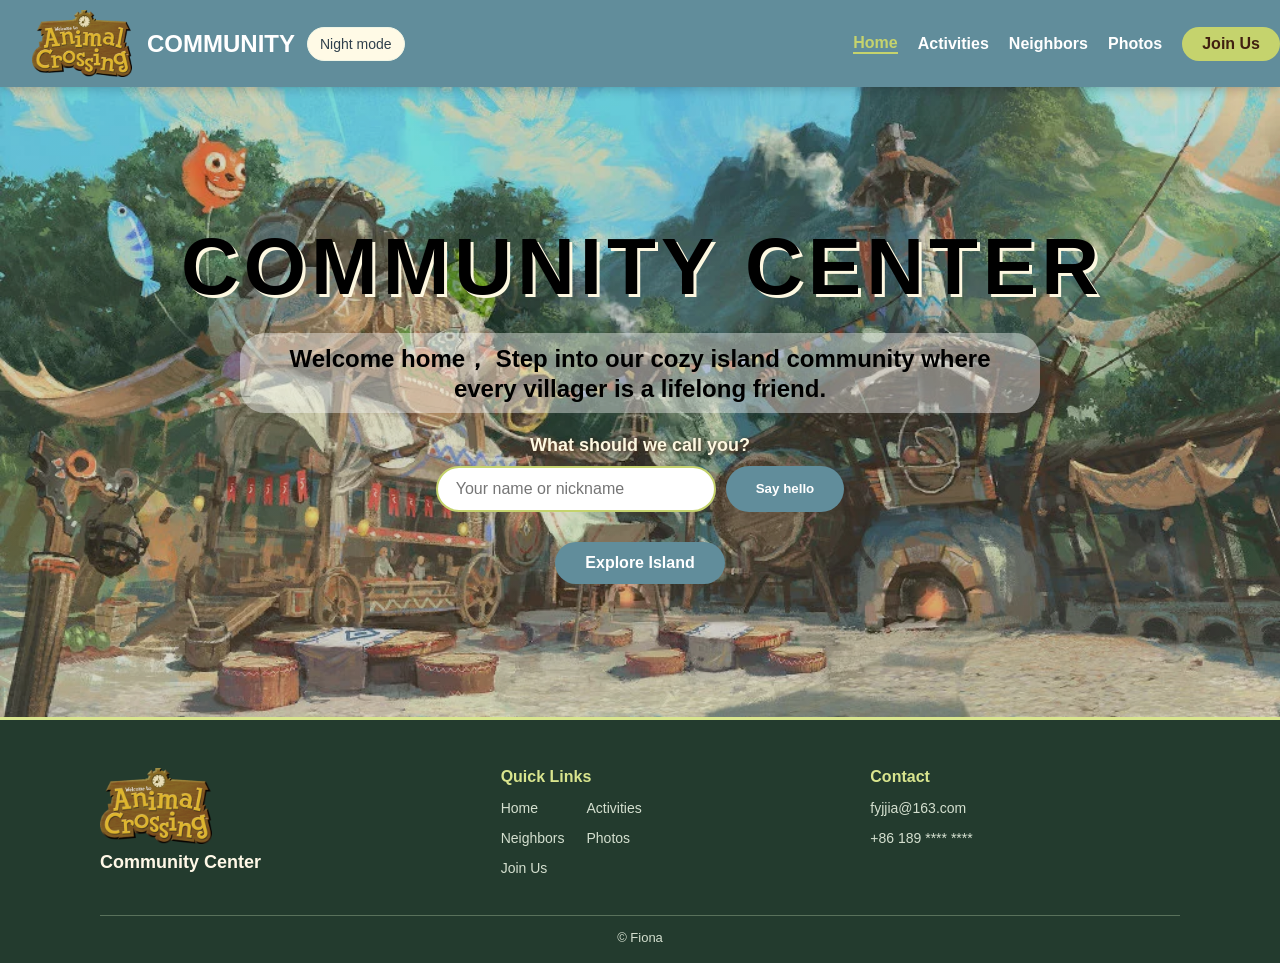
<file: nuo2/index.html>
<!DOCTYPE html>
<html lang="En">
<head>
    <meta charset="UTF-8">
    <meta name="viewport" content="width=device-width, initial-scale=1.0">
    <title>COMMUNITY CENTER</title>
   
    <style>
     
        * {
            box-sizing: border-box;
            margin: 0;
            padding: 0;
        }

        body {
            background-color: black;
            color: black;
            font-family: "Arial Rounded MT Bold", "Helvetica", sans-serif;
        }

        .nav-container {
    position: sticky; 
    top: 0;
    display: flex;
    justify-content: space-between;
    z-index: 1000;
    background-color: #618D9B; 
    box-shadow: 0 2px 10px rgba(0,0,0,0.2);
    width: 100%;
}


.top-bar {
    display: flex;
    justify-content: space-between; 
    align-items: center;
    padding: 10px 50px;
}


.nav-left {
    display: flex;       
    align-items: center; 
    gap: 15px;           
    font-size: 24px;     
    font-weight: bold;  
    color: white;
}

.logo {
    width: 100px;        
    height: auto;
}


.nav-links {
    display: flex;
    align-items: center;
}

.nav-links a {
    color: white;
    text-decoration: none;
    margin-left: 20px;
    font-weight: bold;
    transition: 0.3s;
}

.special-link {
    background-color: #C5D36D; 
    color: #402010 !important; 
    padding: 8px 20px;       
    border-radius: 25px;       
}


.mobile-top-bar {
    display: none; 
}

.bar {
    height: 4px;
    width: 30px;
    background-color: #FFD550; 
    margin: 5px 0;
    border-radius: 2px;
}


@media screen and (max-width: 768px) {
    .mobile-top-bar {
        display: block; 
    }

    .top-bar {
        padding: 10px 20px;
    }


    .nav-container {
    position: sticky;
    top: 0;
    display: flex;

       flex-direction: column;
    justify-content: space-between;
    z-index: 1000;
    background-color: #618D9B; 
    box-shadow: 0 2px 10px rgba(0,0,0,0.2);
    width: 100%;
}

    .nav-links {
        display: none; 
        flex-direction: column;
        width: 100%;
        background-color: #618D9B;
        border-top: 1px solid rgba(255, 255, 255, 0.1);
    }

    .nav-links.active {
        display: flex; 
    }

    .nav-links a {
        margin: 0;
        padding: 15px 0;
        width: 100%;
        text-align: center;
    }
    }

        @media screen and (max-width: 768px) {
            .mobile-top-bar {
                display: block; 
            }

          
.special-link:hover {
    color: white !important; 
    background-color: #a8b84d; 
}

    .special-link {
        width: 60%;
        margin: 10px auto !important;
    }
 }

  .first {
            background-image: linear-gradient(rgba(0,0,0,0.15), rgba(0,0,0,0.15)), url('image/bc.png'); 
            background-size: cover;
            background-position: center;
            min-height: 70vh; 
            display: flex;
            flex-direction: column;
            justify-content: center;
            align-items: center;
            text-align: center;
            color: #fdf8e1;
        }

        h1 {
    font-size: 80px;
    margin: 0;
    letter-spacing: 5px;
    margin-right: -5px;
    color: black; 
    text-shadow: 3px 3px 0px #fdf8e1; 
}

.subtitle {
    font-size: 24px;
    margin: 20px auto 0; 
    padding: 10px 20px;
    background: rgba(255, 255, 255, 0.4); 
    border-radius: 25px;
    color: black;
    font-weight: bold;
    max-width: 800px;
    text-align: center; 
}

.name-form {
    display: flex;
    flex-direction: column;
    align-items: center;
    gap: 10px;
    margin: 22px auto 0;
}

.name-form label {
    color: #fdf8e1;
    font-size: 18px;
    font-weight: bold;
    text-shadow: 1px 1px 4px #402010;
}

.name-form-controls {
    display: flex;
    justify-content: center;
    gap: 10px;
}

.name-form input {
    width: 280px;
    padding: 12px 18px;
    border: 2px solid #C5D36D;
    border-radius: 25px;
    font: inherit;
}

.name-form input:focus {
    outline: 3px solid rgba(197, 211, 109, 0.45);
}

.name-form .btn {
    margin-top: 0;
    border: 0;
    cursor: pointer;
}

.welcome-name {
    display: inline-block;
    margin: 0 5px;
    padding: 0 10px;
    border-radius: 12px;
    background-color: #C5D36D;
    color: #402010;
}

        .btn {
            display: inline-block;
            padding: 12px 30px;
            background-color: #618D9B;
            color: white;
            border-radius: 25px;
            margin-top: 30px;
            text-decoration: none;
            font-weight: bold;
            transition: 0.3s;
        }

        .btn:hover {
            background-color: #C5D36D;
            color: #402010;
            transform: scale(1.1);
        }

  .nav-links a:hover {
    color: #d2dc7b;
    padding-left: 5px; 
}
    
        @media screen and (max-width: 768px) {
            .mobile-top-bar {
                display: block; 
            }

            .top-bar {
                padding: 10px 20px;
            }

           
            .nav-links {
                display: none;            
                     flex-direction: column;
                width: 100%;
                background-color: #618D9B;
                padding-bottom: 20px;
                border-top: 1px solid rgba(255, 255, 255, 0.1);
            }
   

            .nav-links.active {
                display: flex;
            }

            .nav-links a {
                margin: 0;
                padding: 15px 0;
                width: 100%;
                text-align: center;
                font-size: 18px;
            }

            .special-link {
                width: 60%;
                margin: 10px auto !important;
            }

            h1 { font-size: 36px; }
            .subtitle { font-size: 14px; width: 85%; }
            .name-form { width: 85%; }
            .name-form label { font-size: 16px; }
            .name-form-controls { flex-direction: column; width: 100%; }
            .name-form input { width: 100%; }
            .name-form .btn { width: 100%; }
        }

                .footimg { height: 80px; margin-bottom: 20px; }
        .footer-links { list-style: none; }
        .footer-links li { margin: 10px 0; }
        .footer-links a { color: white; text-decoration: none; }



    .footer {
          margin: 10px auto !important;

      background-color: #618D9B; 
        color: #fffae6;
        padding: 60px 8% 20px;
        font-family: sans-serif;
    }

    .grid {
        display: grid;
        grid-template-columns: repeat(4, 1fr);
        gap: 40px; 
        margin-bottom: 40px;
    }

  
    .column h3 {
        font-size: 18px;
        margin-bottom: 20px;
        color: #d2dc7b; 
     justify-content: center;
    }

.stay{
    justify-content: left;

}
  
    .footlogo {
        display: flex;
        align-items: center;
        margin-bottom: 15px;
    }
    
    .footimg {
        height: 100px;         
        width: auto;           
        display: block;
    }

    .text {
        font-size: 14px;
        line-height: 1.6;
        opacity: 0.8;
    }

    .footer-links {
        list-style: none;
        padding: 0;
        margin: 0;
    }

    .footer-links li {
        margin-bottom: 10px;
    }

    .footer-links a {
        color: #fffae6;
        text-decoration: none;
        font-size: 14px;
        transition: 0.3s;
    }


    .footer-links a:hover {
        color: #d2dc7b;
        padding-left: 5px; 
    }

   
    .contact-item {
        display: flex;
        align-items: center;
        justify-items:left;
        gap: 10px;
        margin-bottom: 12px;
        font-size: 14px;
    }

    
    .footer-form {
        display: flex;
        flex-direction: column;
        gap: 10px;
    }

    .footer-form input {
        padding: 10px;
        border-radius: 8px;
        border: none;
        background: rgba(255, 255, 255, 0.9);
        outline: none; 
    }

    .mini-submit {
        background-color: #d2dc7b;
        color: #795548;
        border: none;
        padding: 10px;
        border-radius: 8px;
        font-weight: bold;
        cursor: pointer;
        transition: 0.3s;
    }

    .mini-submit:hover {
        background-color: #fffae6;
    }

    .footer-bottom {
        text-align: center;
        border-top: 1px solid rgba(255, 255, 255, 0.1);
        padding-top: 20px;
        font-size: 12px;
        opacity: 0.6;
    }

   
    @media screen and (max-width: 768px) {
        .footer {
            padding: 40px 5% 20px; 
        }
        
        .grid {
            grid-template-columns: 1fr; 
            gap: 30px; 
            text-align: center; 
        }

        .footlogo {
            justify-content: center; 
            margin-right: 0; 
        }

        .contact-item {
            justify-content: center; 
        }

        .footer-links a:hover {
            padding-left: 0;
            transform: scale(1.05);
            display: inline-block;
        }
        
    </style>
    <link rel="stylesheet" href="theme.css">
    <script src="theme.js" defer></script>
</head>
<body>
<nav class="nav-container">
    <div class="top-bar">
        <div class="nav-left">
            <img src="image/amlogo.png" alt="logo" class="logo"> 
            <span>COMMUNITY</span>
        </div>

        <button class="theme-toggle" type="button" hidden>Night mode</button>

        <button class="mobile-top-bar" id="burger-btn" type="button"
                aria-label="Main menu" aria-controls="nav-list" aria-expanded="false">
            <span class="bar" aria-hidden="true"></span>
            <span class="bar" aria-hidden="true"></span>
            <span class="bar" aria-hidden="true"></span>
        </button>
    </div>

    <div class="nav-links" id="nav-list">
        <a href="index.html">Home</a>
        <a href="actd.html">Activities</a>
        <a href="ani.html">Neighbors</a>
        <a href="photo.html">Photos</a>
        <a href="survey.html" class="special-link" >Join Us</a>
    </div>
</nav>

<header class="first">
    <div class="hero-content">
        <h1>COMMUNITY CENTER</h1> 
        <p class="subtitle">Welcome home<span id="welcome-name"></span><span id="welcome-punctuation">，</span> Step into our cozy island community where every villager is a lifelong friend.</p>
        <form class="name-form" id="name-form">
            <label for="reader-name">What should we call you?</label>
            <div class="name-form-controls">
                <input type="text" id="reader-name" name="readerName" placeholder="Your name or nickname" maxlength="30" autocomplete="nickname" required>
                <button type="submit" class="btn">Say hello</button>
            </div>
        </form>
        <a href="mapd.html" class="btn">Explore Island</a> 
    </div>
</header>

<footer class="site-footer">
    <div class="site-footer-content">
        <a class="site-footer-brand" href="index.html">
            <img src="image/amlogo.png" alt="" width="300" height="202">
            <span>Community Center</span>
        </a>

        <nav aria-label="Footer navigation">
            <h2>Quick Links</h2>
            <ul class="site-footer-links">
                <li><a href="index.html">Home</a></li>
                <li><a href="actd.html">Activities</a></li>
                <li><a href="ani.html">Neighbors</a></li>
                <li><a href="photo.html">Photos</a></li>
                <li><a href="survey.html">Join Us</a></li>
            </ul>
        </nav>

        <div class="site-footer-contact">
            <h2>Contact</h2>
            <ul>
                <li>fyjjia@163.com</li>
                <li>+86 189 **** ****</li>
            </ul>
        </div>
    </div>
    <div class="site-footer-bottom">&copy; Fiona</div>
</footer>


<script>
    const nameForm = document.getElementById('name-form');
    const readerNameInput = document.getElementById('reader-name');
    const welcomeName = document.getElementById('welcome-name');
    const welcomePunctuation = document.getElementById('welcome-punctuation');

    nameForm.addEventListener('submit', function(event) {
        event.preventDefault();
        const readerName = readerNameInput.value.trim();

        if (!readerName) {
            readerNameInput.focus();
            return;
        }

        welcomeName.textContent = ` ${readerName}`;
        welcomeName.classList.add('welcome-name');
        welcomePunctuation.textContent = '!';
        readerNameInput.value = '';
    });

    const burgerBtn = document.getElementById('burger-btn');
    const navList = document.getElementById('nav-list');
    
    if (burgerBtn) {
        burgerBtn.onclick = function() {
            navList.classList.toggle('active');
            const isExpanded = burgerBtn.getAttribute('aria-expanded') === 'true';
            burgerBtn.setAttribute('aria-expanded', !isExpanded);
        };
    }

    document.addEventListener('DOMContentLoaded', () => {
        const currentPage = window.location.pathname.split('/').pop() || 'index.html';
        const navLinks = document.querySelectorAll('.nav-links a');
        
        navLinks.forEach(link => {
            const linkPage = new URL(link.href).pathname.split('/').pop();
            if (linkPage === currentPage) {
                link.style.color = '#C5D36D'; 
                if (!link.classList.contains('special-link')) {
                    link.style.borderBottom = '2px solid #C5D36D';
                }
            }
        });
    });
</script>
</body>
</html>
</file>
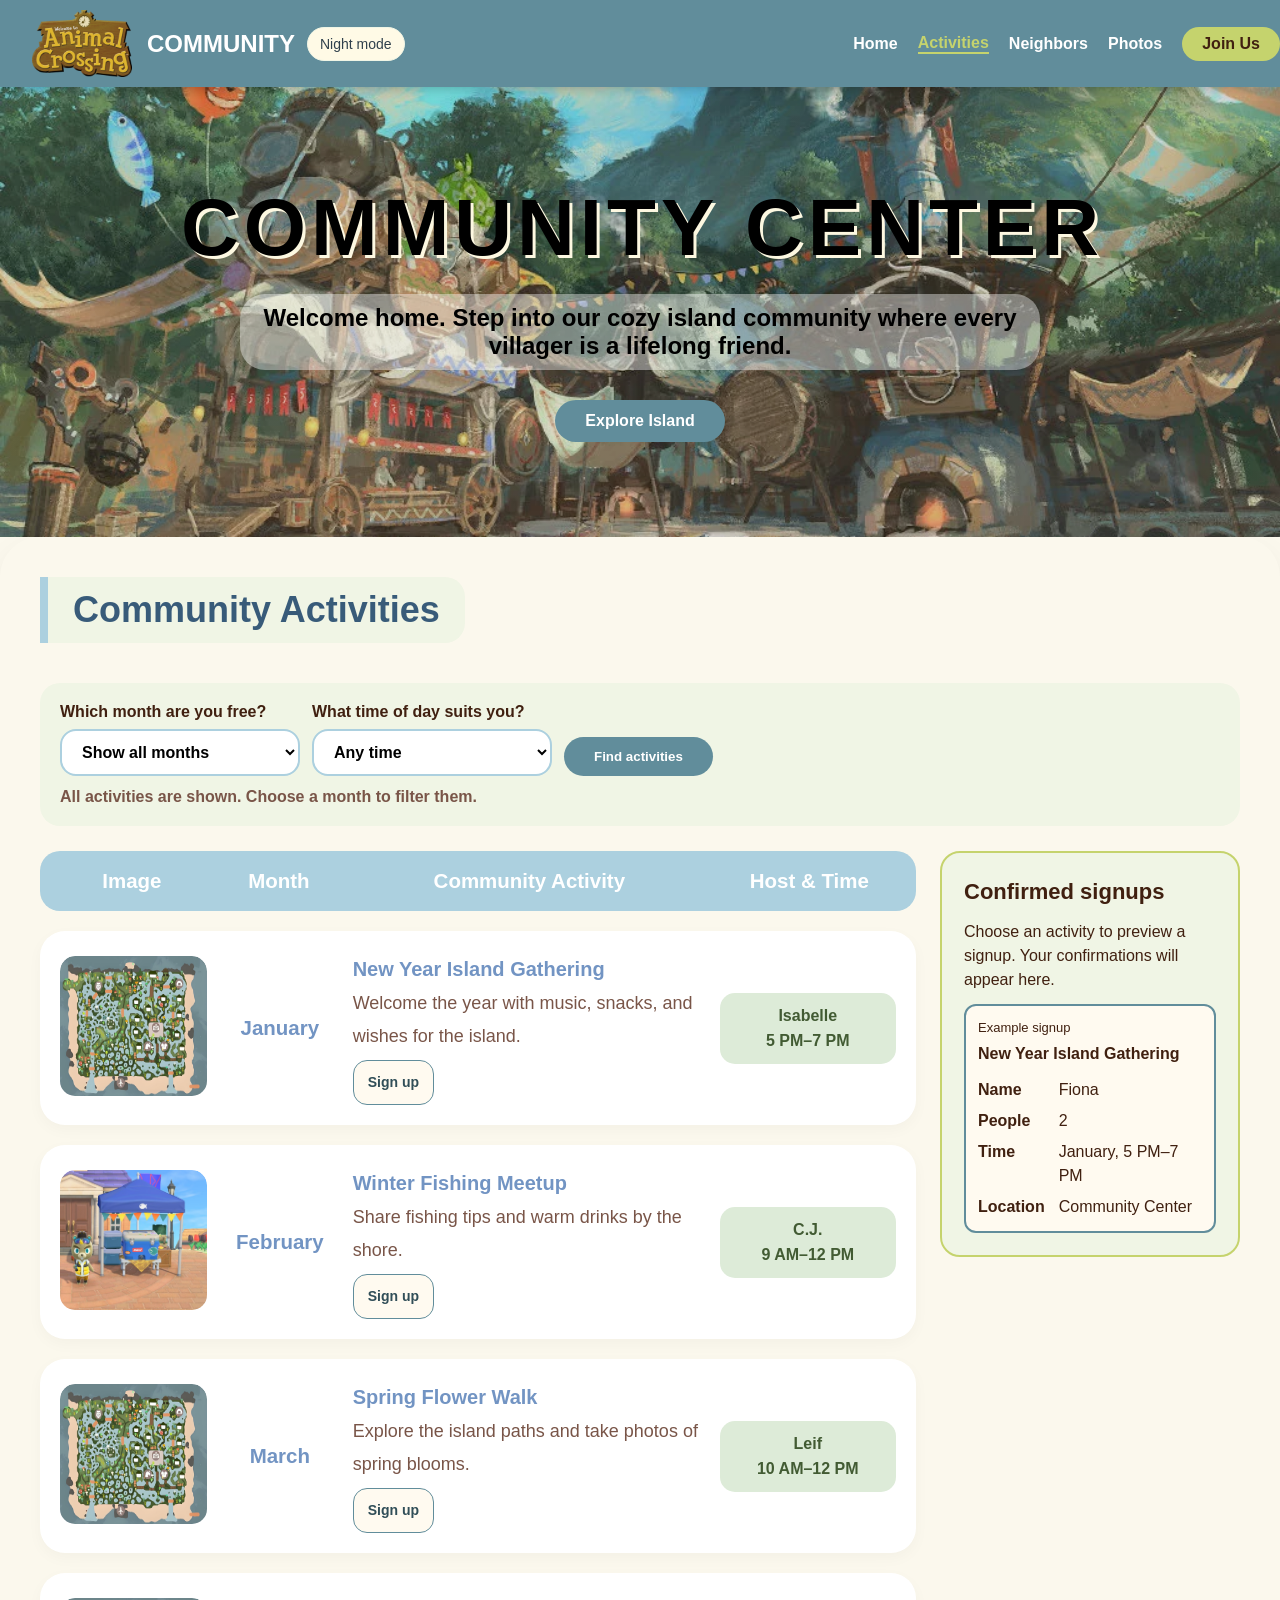
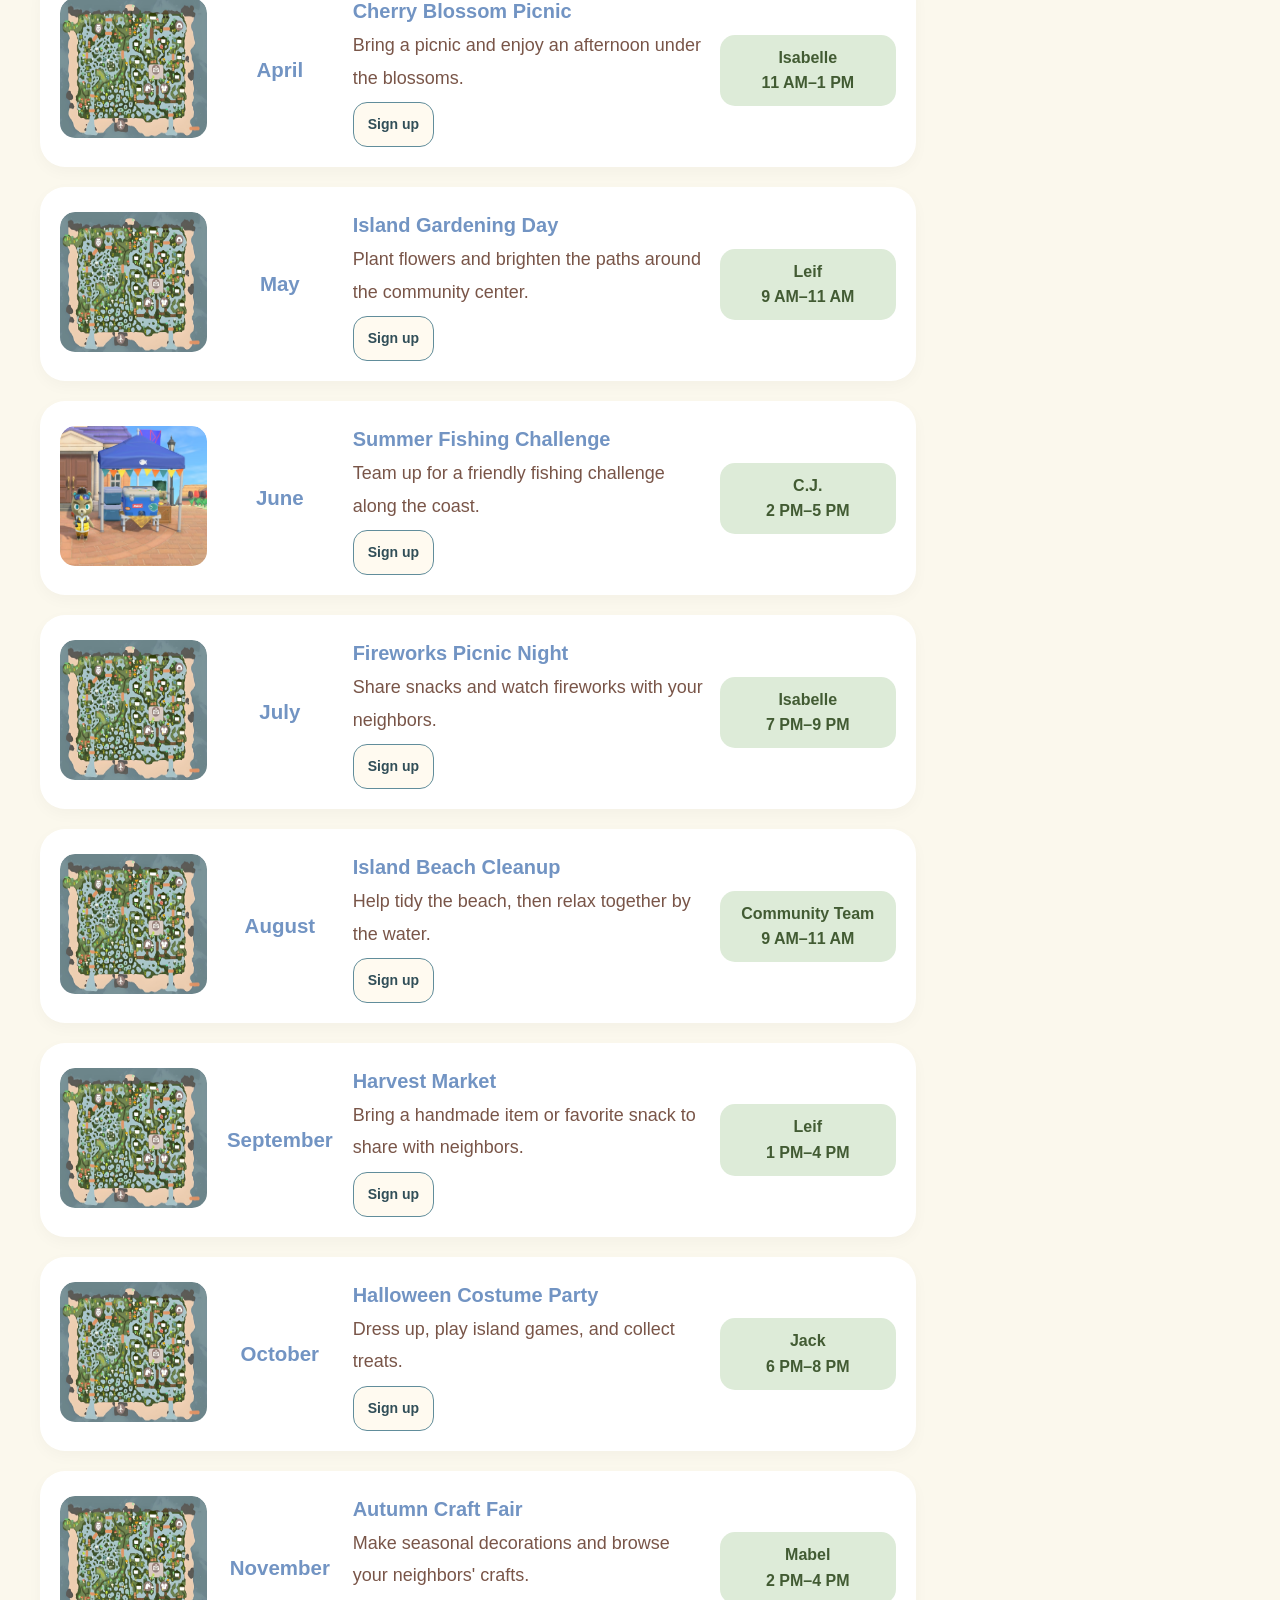
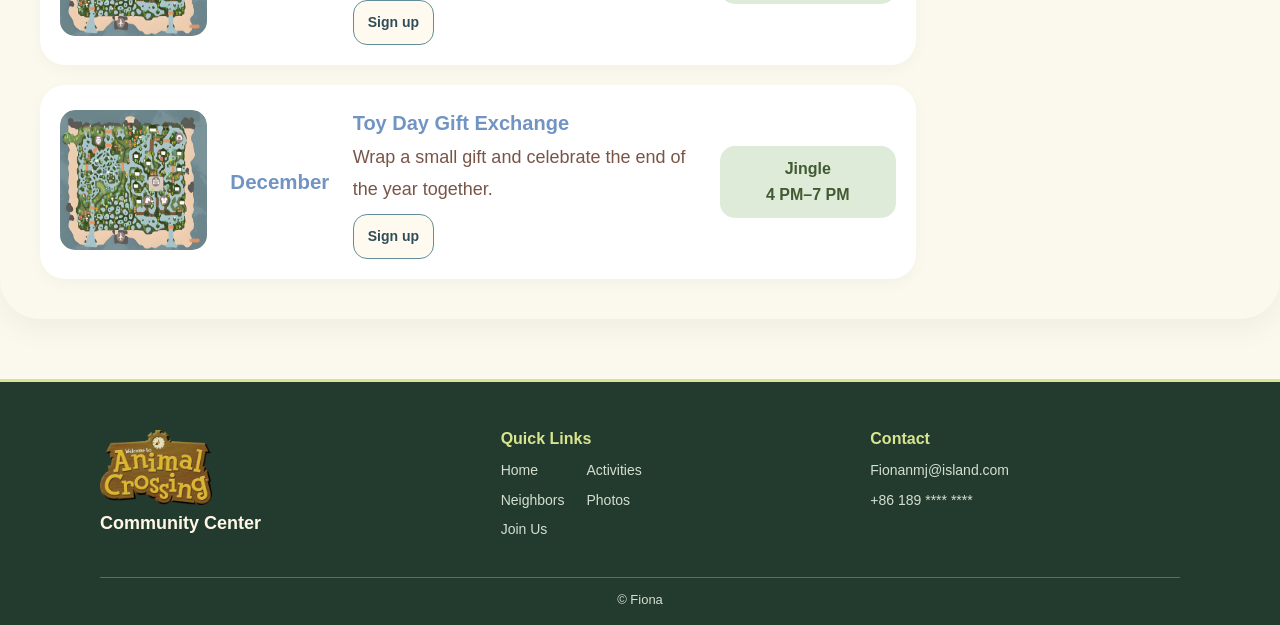
<file: nuo2/actd.html>
<!DOCTYPE html>
<html lang="En">
<head>
    <meta charset="UTF-8">
    <meta name="viewport" content="width=device-width, initial-scale=1.0">
    <title>COMMUNITY CENTER</title>
   
    <style>
        * {
            box-sizing: border-box;
            margin: 0;
            padding: 0;
        }

        body {
            background-color: black;
            color: black;
            font-family: "Arial Rounded MT Bold", "Helvetica", sans-serif;
        }

        .nav-container {
    position: sticky; 
    top: 0;
    display: flex;
    justify-content: space-between;
    z-index: 1000;
    background-color: #618D9B; 
    box-shadow: 0 2px 10px rgba(0,0,0,0.2);
    width: 100%;
}


.top-bar {
    display: flex;
    justify-content: space-between; 
    align-items: center;
    padding: 10px 50px;
}


.nav-left {
    display: flex;       
    align-items: center; 
    gap: 15px;           
    font-size: 24px;     
    font-weight: bold;  
    color: white;
}

.logo {
    width: 100px;        
    height: auto;
}

.nav-links {
    display: flex;
    align-items: center;
}

.nav-links a {
    color: white;
    text-decoration: none;
    margin-left: 20px;
    font-weight: bold;
    transition: 0.3s;
}

.special-link {
    background-color: #C5D36D;
    color: #402010 !important; 
    padding: 8px 20px;       
    border-radius: 25px;       
}

.mobile-top-bar {
    display: none;
    cursor: pointer;
}

.bar {
    height: 4px;
    width: 30px;
    background-color: #FFD550; 
    margin: 5px 0;
    border-radius: 2px;
}
.column{
display: flex;
    flex-direction: column;
    align-items: center;
    text-align: center;
}

@media screen and (max-width: 768px) {
    .mobile-top-bar {
        display: block;
    }

    .top-bar {
        padding: 10px 20px;
    }

           .nav-container {
    position: sticky;
    top: 0;
    display: flex;

       flex-direction: column;
    justify-content: space-between;
    z-index: 1000;
    background-color: #618D9B; 
    box-shadow: 0 2px 10px rgba(0,0,0,0.2);
    width: 100%;
}

    .nav-links {
        display: none; 
        flex-direction: column;
        width: 100%;
        background-color: #618D9B;
        border-top: 1px solid rgba(255, 255, 255, 0.1);
    }

    .nav-links.active {
        display: flex; 
    }

    .nav-links a {
        margin: 0;
        padding: 15px 0;
        width: 100%;
        text-align: center;
    }

    .special-link {
        width: 60%;
        margin: 10px auto !important;
    }
}

        .first {
            background-image: linear-gradient(rgba(0,0,0,0.15), rgba(0,0,0,0.15)), url('image/bc.png'); 
            background-size: cover;
            background-position: center;
            min-height: 50vh; 
            display: flex;
            flex-direction: column;
            justify-content: center;
            align-items: center;
            text-align: center;
            color: #fdf8e1;
        }

        h1 {
    font-size: 80px;
    margin: 0;
    letter-spacing: 5px;
    margin-right: -5px; 
    color: black; 
    text-shadow: 3px 3px 0px #fdf8e1; 
}

.subtitle {
    font-size: 24px;
    margin: 20px auto 0; 
    padding: 10px 20px;
    background: rgba(255, 255, 255, 0.4); 
    border-radius: 25px;
    color: black;
    font-weight: bold;
    max-width: 800px;
    text-align: center; 
}

        .btn {
            display: inline-block;
            padding: 12px 30px;
            background-color: #618D9B;
            color: white;
            border-radius: 25px;
            margin-top: 30px;
            text-decoration: none;
            font-weight: bold;
            transition: 0.3s;
        }

        .btn:hover {
            background-color: #C5D36D;
            color: #402010;
            transform: scale(1.1);
        }

        @media screen and (max-width: 768px) {
            .mobile-top-bar {
                display: block; 
            }

            .top-bar {
                padding: 10px 20px;
            }

            .nav-links {
                display: none; 
                flex-direction: column;
                width: 100%;
                background-color: #618D9B;
                padding-bottom: 20px;
                border-top: 1px solid rgba(255, 255, 255, 0.1);
            }

            .nav-links.active {
                display: flex;
            }

            .nav-links a {
                margin: 0;
                padding: 15px 0;
                width: 100%;
                text-align: center;
                font-size: 18px;
            }

            .special-link {
                width: 60%;
                margin: 10px auto !important;
            }

            h1 { font-size: 36px; }
            .subtitle { font-size: 14px; width: 85%; }
        }

        .footer {
            background-color: #223a25;
            color: #fffae6;
            padding: 60px 8% 20px;
            text-align: center;
        }
        .grid {
            display: grid;
            grid-template-columns: repeat(auto-fit, minmax(200px, 1fr));
            gap: 40px;
            margin-bottom: 40px;
        }
        .footimg { height: 80px; margin-bottom: 20px; }
        .footer-links { list-style: none; }
        .footer-links li { margin: 10px 0; }
        .footer-links a { color: white; text-decoration: none; }



    .footer {
        background-color: #223a25;
        color: #fffae6;
        padding: 60px 8% 20px;
        font-family: sans-serif;
    }

    .grid {
        display: grid;
        grid-template-columns: repeat(4, 1fr);
        gap: 40px; 
        margin-bottom: 40px;
    }

  
    .column h3 {
        font-size: 18px;
        margin-bottom: 20px;
        color: #d2dc7b; 
     justify-content: center;
    }

.stay{
    justify-content: left;

}
  
    .footlogo {
        display: flex;
        align-items: center;
        margin-bottom: 15px;
    }
    
    .footimg {
        height: 100px;         
        width: auto;           
        display: block;
    }

    .text {
        font-size: 14px;
        line-height: 1.6;
        opacity: 0.8;
    }

    .footer-links {
        list-style: none;
        padding: 0;
        margin: 0;
    }

    .footer-links li {
        margin-bottom: 10px;
    }

    .footer-links a {
        color: #fffae6;
        text-decoration: none;
        font-size: 14px;
        transition: 0.3s;
    }


    .footer-links a:hover {
        color: #d2dc7b;
        padding-left: 5px; 
    }

   
    .contact-item {
        display: flex;
        align-items: center;
        justify-items:left;
        gap: 10px;
        margin-bottom: 12px;
        font-size: 14px;
    }

    
    .footer-form {
        display: flex;
        flex-direction: column;
        gap: 10px;
    }

    .footer-form input {
        padding: 10px;
        border-radius: 8px;
        border: none;
        background: rgba(255, 255, 255, 0.9);
        outline: none; 
    }

    .mini-submit {
        background-color: #d2dc7b;
        color: #795548;
        border: none;
        padding: 10px;
        border-radius: 8px;
        font-weight: bold;
        cursor: pointer;
        transition: 0.3s;
    }

    .mini-submit:hover {
        background-color: #fffae6;
    }

    .footer-bottom {
        text-align: center;
        border-top: 1px solid rgba(255, 255, 255, 0.1);
        padding-top: 20px;
        font-size: 12px;
        opacity: 0.6;
    }

   
    @media screen and (max-width: 768px) {
        .footer {
            padding: 40px 5% 20px; 
        }
        
        .grid {
            grid-template-columns: 1fr; 
            gap: 30px; 
            text-align: center; 
        }

        .footlogo {
            justify-content: center; 
            margin-right: 0; 
        }

        .contact-item {
            justify-content: center; 
        }

        .footer-links a:hover {
            padding-left: 0;
            transform: scale(1.05);
            display: inline-block;
        }

}


/*activitycss*/


        .activities-section {
            
            margin: 0 auto 60px auto; 
           
            padding: 40px;
            border-radius: 40px; 
            box-shadow: 0 10px 30px rgba(0,0,0,0.05);
        }

        .activities-section h2 {
            padding: 12px 25px;
            text-align: left;
            border-left: 8px solid #acd0df; 
            font-size: 36px;
            color: #7294c3; 
            margin-top: 0;
            margin-bottom: 40px;
            background-color: #f0f5e5; 
            display: inline-block;
            border-radius: 0 20px 20px 0;
        }

        .month-filter {
            display: flex;
            align-items: end;
            flex-wrap: wrap;
            gap: 12px;
            margin-bottom: 25px;
            padding: 20px;
            border-radius: 20px;
            background-color: #f0f5e5;
        }

        .filter-field {
            display: flex;
            flex-direction: column;
            gap: 8px;
            color: #402010;
            font-weight: bold;
        }

        .filter-field select {
            min-width: 240px;
            padding: 12px 16px;
            border: 2px solid #acd0df;
            border-radius: 16px;
            background-color: white;
            font: inherit;
        }

        .month-filter .btn {
            margin-top: 0;
            border: 0;
            cursor: pointer;
        }

        .filter-status {
            flex-basis: 100%;
            margin: 0;
            color: #795548;
            font-weight: bold;
        }


        .grid-table {
            display: flex;
            flex-direction: column;
            gap: 20px;
            min-width: 0;
        }

        .activity-layout {
            display: grid;
            grid-template-columns: minmax(0, 1fr) minmax(240px, 300px);
            align-items: start;
            gap: 24px;
        }

        .rsvp-card,
        .rsvp-dialog {
            padding: 22px;
            border: 2px solid #C5D36D;
            border-radius: 20px;
            background: #f0f5e5;
            color: #402010;
            line-height: 1.5;
        }

        .rsvp-card {
            position: sticky;
            top: 100px;
            overflow-wrap: anywhere;
        }

        .rsvp-list {
            display: grid;
            gap: 12px;
            max-height: min(58vh, 36rem);
            overflow-y: auto;
            list-style: none;
        }

        .rsvp-entry {
            padding: 12px;
            border: 2px solid #618D9B;
            border-radius: 12px;
            background: #fffaf0;
            scroll-margin: 8px;
        }

        .rsvp-example {
            margin-top: 12px;
        }

        .rsvp-example-label {
            margin-bottom: 4px;
            font-size: 13px;
        }

        .rsvp-entry:focus-visible {
            outline: 2px solid #618D9B;
            outline-offset: -2px;
        }

        .night-mode .rsvp-entry {
            background: var(--night-panel);
            border-color: var(--night-border);
        }

        .rsvp-card h3,
        .rsvp-dialog h3 {
            margin: 0 0 12px;
            font-size: 22px;
        }

        .rsvp-card dl {
            display: grid;
            grid-template-columns: auto minmax(0, 1fr);
            gap: 7px 14px;
            margin-top: 12px;
        }

        .rsvp-card dt {
            font-weight: bold;
        }

        .rsvp-card dd {
            margin: 0;
        }

        .grid-row[data-venue] {
            cursor: pointer;
        }

        .rsvp-button {
            padding: 9px 14px;
            border: 1px solid #618D9B;
            border-radius: 14px;
            background: #fffaf0;
            color: #314e58;
            font: inherit;
            font-weight: bold;
            cursor: pointer;
        }

        .rsvp-button:hover {
            background: #e7edcb;
        }

        .activity-join {
            display: block;
            margin-top: 8px;
            font-size: 14px;
        }

        .rsvp-remove {
            margin-top: 12px;
            font-size: 14px;
        }

        .rsvp-dialog {
            width: min(460px, calc(100% - 24px));
            max-height: calc(100% - 24px);
            margin: auto;
            overflow: auto;
        }

        .rsvp-dialog::backdrop {
            background: rgba(13, 21, 30, 0.68);
        }

        .rsvp-dialog label {
            display: block;
            margin: 12px 0 4px;
            font-weight: bold;
        }

        .rsvp-dialog input {
            width: 100%;
            padding: 9px 12px;
            border: 1px solid #618D9B;
            border-radius: 10px;
            background: white;
            color: inherit;
            font: inherit;
        }

        .rsvp-actions {
            display: flex;
            flex-wrap: wrap;
            justify-content: flex-end;
            gap: 8px;
            margin-top: 18px;
        }

        .night-mode :is(.rsvp-card, .rsvp-dialog, .rsvp-button) {
            color: var(--night-text);
            background: var(--night-surface);
            border-color: var(--night-border);
        }

        .night-mode .rsvp-button:hover {
            background: var(--night-panel);
        }

        
        .grid-header {
            display: grid;
            grid-template-columns: minmax(0, 1fr) minmax(0, .8fr) minmax(0, 2.4fr) minmax(0, 1.2fr);
            gap: 14px;
            background-color: #acd0df; 
            color: white; 
            font-size: clamp(15px, 1.6vw, 24px);
            padding: 18px;
            border-radius: 20px;
            text-align: center;
            font-weight: bold;
                        animation: show 1.5s ease-in forwards;
        }

 @keyframes show {
            from { opacity: 0; transform: translateY(30px); }
            to { opacity: 1; transform: translateY(0); }
        }

      
        .grid-row {
            display: grid;
            grid-template-columns: minmax(0, 1fr) minmax(0, .8fr) minmax(0, 2.4fr) minmax(0, 1.2fr);
            gap: 14px;
            background-color: white;
            padding: 18px;
            border-radius: 25px;
            align-items: center; 
            box-shadow: 0 5px 15px rgba(0,0,0,0.03);
            border: 2px solid transparent;
            opacity: 0;
            animation: show 0.5s ease-in forwards;
        }

    
        .grid-row:hover {
            transform: translateY(-6px) scale(1.01);
            border-color: #acd0df;
            box-shadow: 0 15px 30px rgba(172, 208, 223, 0.3);
            background-color: #fafdff;
        }

        .grid-row[hidden] {
            display: none;
        }

       

        .col-img {
            overflow: hidden;
            border-radius: 15px;
        }

        .col-img img {
            width: 100%;
            height: 140px;
            border-radius: 15px;
            transition: transform 0.4s ease;
        }

          .grid-row:hover .col-img img {
            transform: scale(1.1); 
        }

        .col-host {
            font-size: clamp(16px, 1.6vw, 22px);
            font-weight: bold;
            color: #7294c3;
            text-align: center;
            line-height: 1.6;
            overflow-wrap: anywhere;
        }

        .col-date {
            font-size: 18px;
            color: #795548;
            line-height: 1.8;
        }

        .col-date strong {
            display: block;
            color: #7294c3;
            font-size: 20px;
        }

        .col-time {
            font-size: 16px;
            font-weight: bold;
            color: #425b33;
            line-height: 1.6;
            background-color: #ddebd8; 
            padding: 10px;
            border-radius: 15px;
            text-align: center;
        }


@media (max-width: 960px) {
    .activity-layout {
        grid-template-columns: minmax(0, 1fr);
    }

    .rsvp-card {
        grid-row: 1;
        position: static;
    }
}

@media (max-width: 768px) {
   
    .activities-section {
        padding: 20px;
        margin: 0 15px 30px 15px;
        border-radius: 20px;
    }

   
    .activities-section h2 {
        font-size: 24px;
        padding: 10px 15px;
        margin-bottom: 25px;
    }

    .month-filter {
        align-items: stretch;
        flex-direction: column;
    }

    .filter-field select,
    .month-filter .btn {
        width: 100%;
    }


    .grid-header {
        display: none;
    }

    
    .grid-row {
        grid-template-columns: 1fr;
        text-align: center;
        padding: 20px 15px;
        gap: 15px;
    }

    /* 调整图片自适应 */
    .col-img img {
        height: auto;
        max-height: 200px;
        object-fit: cover; 
    }


    .col-host {
        font-size: 20px;
    }

    .col-date {
        font-size: 16px;
    }

    .col-time {
        font-size: 16px;
        padding: 10px;
    }
}
      

    </style>
    <link rel="stylesheet" href="theme.css">
    <script src="theme.js" defer></script>
</head>
<body>
<nav class="nav-container">
    <div class="top-bar">
        <div class="nav-left">
            <img src="image/amlogo.png" alt="logo" class="logo"> 
            <span>COMMUNITY</span>
        </div>

        <button class="theme-toggle" type="button" hidden>Night mode</button>

        <button class="mobile-top-bar" id="burger-btn" type="button"
                aria-label="Main menu" aria-controls="nav-list" aria-expanded="false">
            <span class="bar" aria-hidden="true"></span>
            <span class="bar" aria-hidden="true"></span>
            <span class="bar" aria-hidden="true"></span>
        </button>
    </div>


    <div class="nav-links" id="nav-list">
        <a href="index.html">Home</a>
        <a href="actd.html">Activities</a>
        <a href="ani.html">Neighbors</a>
        <a href="photo.html">Photos</a>
        <a href="survey.html" class="special-link" >Join Us</a>
    </div>
</nav>

<header class="first">
    <div class="hero-content">
        <h1>COMMUNITY CENTER</h1> 
        <p class="subtitle">Welcome home. Step into our cozy island community where every villager is a lifelong friend.</p> 
   <a href="mapd.html" class="btn">Explore Island</a>     </div>
</header>


  <section class="activities-section">
        <h2>Community Activities</h2>

        <form class="month-filter" id="month-filter">
            <div class="filter-field">
                <label for="month-select">Which month are you free?</label>
                <select id="month-select" name="month">
                    <option value="all">Show all months</option>
                    <option value="1">January</option>
                    <option value="2">February</option>
                    <option value="3">March</option>
                    <option value="4">April</option>
                    <option value="5">May</option>
                    <option value="6">June</option>
                    <option value="7">July</option>
                    <option value="8">August</option>
                    <option value="9">September</option>
                    <option value="10">October</option>
                    <option value="11">November</option>
                    <option value="12">December</option>
                </select>
            </div>
            <div class="filter-field">
                <label for="time-select">What time of day suits you?</label>
                <select id="time-select" name="time">
                    <option value="all">Any time</option>
                    <option value="morning">Morning</option>
                    <option value="afternoon">Afternoon</option>
                    <option value="evening">Evening</option>
                </select>
            </div>
            <button class="btn" type="submit">Find activities</button>
            <p class="filter-status" id="filter-status" aria-live="polite">All activities are shown. Choose a month to filter them.</p>
        </form>

        <div class="activity-layout">
        <div class="grid-table" id="activity-list">
            <div class="grid-header">
                <div>Image</div>
                <div>Month</div>
                <div>Community Activity</div>
                <div>Host &amp; Time</div>
            </div>

            <div class="grid-row" data-month="1" data-period="evening" data-venue="Community Center">
                <div class="col-img"><img src="image/island.png" alt="Island celebration"></div>
                <div class="col-host">January</div>
                <div class="col-date"><strong>New Year Island Gathering</strong>Welcome the year with music, snacks, and wishes for the island.</div>
                <div class="col-time">Isabelle<br><span class="activity-time">5 PM–7 PM</span></div>
            </div>
            <div class="grid-row" data-month="2" data-period="morning" data-venue="North Pier">
                <div class="col-img"><img src="image/fishing.png" alt="Fishing meetup"></div>
                <div class="col-host">February</div>
                <div class="col-date"><strong>Winter Fishing Meetup</strong>Share fishing tips and warm drinks by the shore.</div>
                <div class="col-time">C.J.<br><span class="activity-time">9 AM–12 PM</span></div>
            </div>
            <div class="grid-row" data-month="3" data-period="morning" data-venue="Spring Trail">
                <div class="col-img"><img src="image/island.png" alt="Spring flower walk"></div>
                <div class="col-host">March</div>
                <div class="col-date"><strong>Spring Flower Walk</strong>Explore the island paths and take photos of spring blooms.</div>
                <div class="col-time">Leif<br><span class="activity-time">10 AM–12 PM</span></div>
            </div>
            <div class="grid-row" data-month="4" data-period="morning" data-venue="Cherry Blossom Grove">
                <div class="col-img"><img src="image/island.png" alt="Cherry blossom picnic"></div>
                <div class="col-host">April</div>
                <div class="col-date"><strong>Cherry Blossom Picnic</strong>Bring a picnic and enjoy an afternoon under the blossoms.</div>
                <div class="col-time">Isabelle<br><span class="activity-time">11 AM–1 PM</span></div>
            </div>
            <div class="grid-row" data-month="5" data-period="morning" data-venue="Community Garden">
                <div class="col-img"><img src="image/island.png" alt="Community garden"></div>
                <div class="col-host">May</div>
                <div class="col-date"><strong>Island Gardening Day</strong>Plant flowers and brighten the paths around the community center.</div>
                <div class="col-time">Leif<br><span class="activity-time">9 AM–11 AM</span></div>
            </div>
            <div class="grid-row" data-month="6" data-period="afternoon" data-venue="South Pier">
                <div class="col-img"><img src="image/fishing.png" alt="Summer fishing challenge"></div>
                <div class="col-host">June</div>
                <div class="col-date"><strong>Summer Fishing Challenge</strong>Team up for a friendly fishing challenge along the coast.</div>
                <div class="col-time">C.J.<br><span class="activity-time">2 PM–5 PM</span></div>
            </div>
            <div class="grid-row" data-month="7" data-period="evening" data-venue="Island Plaza">
                <div class="col-img"><img src="image/island.png" alt="Fireworks picnic"></div>
                <div class="col-host">July</div>
                <div class="col-date"><strong>Fireworks Picnic Night</strong>Share snacks and watch fireworks with your neighbors.</div>
                <div class="col-time">Isabelle<br><span class="activity-time">7 PM–9 PM</span></div>
            </div>
            <div class="grid-row" data-month="8" data-period="morning" data-venue="South Beach">
                <div class="col-img"><img src="image/island.png" alt="Island beach cleanup"></div>
                <div class="col-host">August</div>
                <div class="col-date"><strong>Island Beach Cleanup</strong>Help tidy the beach, then relax together by the water.</div>
                <div class="col-time">Community Team<br><span class="activity-time">9 AM–11 AM</span></div>
            </div>
            <div class="grid-row" data-month="9" data-period="afternoon" data-venue="Island Plaza">
                <div class="col-img"><img src="image/island.png" alt="Harvest market"></div>
                <div class="col-host">September</div>
                <div class="col-date"><strong>Harvest Market</strong>Bring a handmade item or favorite snack to share with neighbors.</div>
                <div class="col-time">Leif<br><span class="activity-time">1 PM–4 PM</span></div>
            </div>
            <div class="grid-row" data-month="10" data-period="evening" data-venue="Community Center">
                <div class="col-img"><img src="image/island.png" alt="Halloween costume party"></div>
                <div class="col-host">October</div>
                <div class="col-date"><strong>Halloween Costume Party</strong>Dress up, play island games, and collect treats.</div>
                <div class="col-time">Jack<br><span class="activity-time">6 PM–8 PM</span></div>
            </div>
            <div class="grid-row" data-month="11" data-period="afternoon" data-venue="Community Hall">
                <div class="col-img"><img src="image/island.png" alt="Autumn craft fair"></div>
                <div class="col-host">November</div>
                <div class="col-date"><strong>Autumn Craft Fair</strong>Make seasonal decorations and browse your neighbors' crafts.</div>
                <div class="col-time">Mabel<br><span class="activity-time">2 PM–4 PM</span></div>
            </div>
            <div class="grid-row" data-month="12" data-period="evening" data-venue="Community Center">
                <div class="col-img"><img src="image/island.png" alt="Toy Day gift exchange"></div>
                <div class="col-host">December</div>
                <div class="col-date"><strong>Toy Day Gift Exchange</strong>Wrap a small gift and celebrate the end of the year together.</div>
                <div class="col-time">Jingle<br><span class="activity-time">4 PM–7 PM</span></div>
            </div>
        </div>

        <aside class="rsvp-card" aria-labelledby="rsvp-card-title" aria-live="polite">
            <h3 id="rsvp-card-title" tabindex="-1">Confirmed signups</h3>
            <p id="rsvp-card-empty">Choose an activity to preview a signup. Your confirmations will appear here.</p>
            <div class="rsvp-entry rsvp-example" id="rsvp-example">
                <p class="rsvp-example-label">Example signup</p>
                <p><strong>New Year Island Gathering</strong></p>
                <dl>
                    <dt>Name</dt><dd>Fiona</dd>
                    <dt>People</dt><dd>2</dd>
                    <dt>Time</dt><dd>January, 5 PM–7 PM</dd>
                    <dt>Location</dt><dd>Community Center</dd>
                </dl>
            </div>
            <ul class="rsvp-list" id="rsvp-list"></ul>
        </aside>
        </div>
    </section>

<template id="rsvp-entry-template">
    <li class="rsvp-entry" tabindex="-1">
        <p><strong data-field="activity"></strong></p>
        <dl>
            <dt>Name</dt><dd data-field="name"></dd>
            <dt>People</dt><dd data-field="people"></dd>
            <dt>Time</dt><dd data-field="time"></dd>
            <dt>Location</dt><dd data-field="location"></dd>
        </dl>
        <button class="rsvp-button rsvp-remove" type="button">Cancel signup</button>
    </li>
</template>

<dialog id="activity-signup" class="rsvp-dialog" aria-labelledby="rsvp-dialog-title">
    <h3 id="rsvp-dialog-title">Sign up for an activity</h3>
    <p><strong id="rsvp-dialog-activity"></strong></p>
    <p id="rsvp-dialog-schedule"></p>
    <form id="activity-signup-form" name="activitySignup">
        <div id="rsvp-fields">
            <label for="rsvp-name">What’s your name?</label>
            <input id="rsvp-name" name="guestName" type="text" autocomplete="name" maxlength="80" required autofocus>
            <label for="rsvp-people">How many people are joining?</label>
            <input id="rsvp-people" name="partySize" type="number" min="1" step="1" value="1" required>
            <div class="rsvp-actions">
                <button class="rsvp-button" type="button" id="rsvp-cancel">Cancel</button>
                <button class="rsvp-button" type="submit">Review signup</button>
            </div>
        </div>
        <div id="rsvp-review" hidden>
            <p id="rsvp-review-question" tabindex="-1">Would you like to confirm your signup?</p>
            <p id="rsvp-review-details"></p>
            <div class="rsvp-actions">
                <button class="rsvp-button" type="button" id="rsvp-back">Back</button>
                <button class="rsvp-button" type="submit">Confirm signup</button>
            </div>
        </div>
    </form>
</dialog>

<footer class="site-footer">
    <div class="site-footer-content">
        <a class="site-footer-brand" href="index.html">
            <img src="image/amlogo.png" alt="" width="300" height="202">
            <span>Community Center</span>
        </a>

        <nav aria-label="Footer navigation">
            <h2>Quick Links</h2>
            <ul class="site-footer-links">
                <li><a href="index.html">Home</a></li>
                <li><a href="actd.html">Activities</a></li>
                <li><a href="ani.html">Neighbors</a></li>
                <li><a href="photo.html">Photos</a></li>
                <li><a href="survey.html">Join Us</a></li>
            </ul>
        </nav>

        <div class="site-footer-contact">
            <h2>Contact</h2>
            <ul>
                <li>Fionanmj@island.com</li>
                <li>+86 189 **** ****</li>
            </ul>
        </div>
    </div>
    <div class="site-footer-bottom">&copy; Fiona</div>
</footer>


<script>
    const monthFilter = document.getElementById('month-filter');
    const monthSelect = document.getElementById('month-select');
    const timeSelect = document.getElementById('time-select');
    const filterStatus = document.getElementById('filter-status');
    const activityRows = document.querySelectorAll('.grid-row[data-month]');
    const activityList = document.getElementById('activity-list');
    const signupDialog = document.getElementById('activity-signup');
    const signupForm = document.forms.activitySignup;
    const guestName = signupForm.elements.guestName;
    const partySize = signupForm.elements.partySize;
    const signupFields = document.getElementById('rsvp-fields');
    const signupReview = document.getElementById('rsvp-review');
    const signupList = document.getElementById('rsvp-list');
    const signupEntryTemplate = document.getElementById('rsvp-entry-template');
    const signupListTitle = document.getElementById('rsvp-card-title');
    const signupEmptyMessage = document.getElementById('rsvp-card-empty');
    const signupExample = document.getElementById('rsvp-example');
    let selectedActivity;

    for (const row of activityRows) {
        const title = row.querySelector('.col-date strong');
        const joinButton = document.createElement('button');
        joinButton.type = 'button';
        joinButton.className = 'rsvp-button activity-join';
        joinButton.textContent = 'Sign up';
        joinButton.setAttribute('aria-label', 'Sign up for ' + title.textContent);
        title.parentElement.append(joinButton);
    }

    function showSignupReview(showReview) {
        signupFields.hidden = showReview;
        signupReview.hidden = !showReview;
        if (showReview) {
            document.getElementById('rsvp-review-question').focus();
        } else {
            guestName.focus();
        }
    }

    activityList.addEventListener('click', function(event) {
        const row = event.target.closest('.grid-row[data-month]');
        if (!row) return;

        selectedActivity = {
            title: row.querySelector('.col-date strong').textContent.trim(),
            time: row.querySelector('.col-host').textContent.trim() + ', ' +
                row.querySelector('.activity-time').textContent.trim(),
            location: row.dataset.venue
        };
        signupForm.reset();
        guestName.setCustomValidity('');
        document.getElementById('rsvp-dialog-activity').textContent = selectedActivity.title;
        document.getElementById('rsvp-dialog-schedule').textContent =
            selectedActivity.time + ' · ' + selectedActivity.location;
        signupFields.hidden = false;
        signupReview.hidden = true;
        signupDialog.showModal();
    });

    guestName.addEventListener('input', function() {
        guestName.setCustomValidity('');
    });
    document.getElementById('rsvp-cancel').addEventListener('click', function() {
        signupDialog.close();
    });
    document.getElementById('rsvp-back').addEventListener('click', function() {
        showSignupReview(false);
    });

    function updateSignupExample() {
        const hasSignups = signupList.childElementCount > 0;
        signupEmptyMessage.hidden = hasSignups;
        signupExample.hidden = hasSignups;
    }

    signupList.addEventListener('click', function(event) {
        const cancelButton = event.target.closest('.rsvp-remove');
        if (!cancelButton) return;

        const entry = cancelButton.closest('.rsvp-entry');
        const nextEntry = entry.nextElementSibling || entry.previousElementSibling;
        entry.remove();
        updateSignupExample();

        const focusTarget = nextEntry ? nextEntry.querySelector('.rsvp-remove') : signupListTitle;
        focusTarget.focus();
    });

    signupForm.addEventListener('submit', function(event) {
        event.preventDefault();
        const name = guestName.value.trim();
        if (!name) {
            guestName.setCustomValidity('Please enter your name.');
            guestName.reportValidity();
            return;
        }

        const people = partySize.valueAsNumber;
        if (signupReview.hidden) {
            const partyLabel = people === 1 ? 'person' : 'people';
            document.getElementById('rsvp-review-details').textContent = name + ' · ' + people + ' ' + partyLabel;
            showSignupReview(true);
            return;
        }

        const existingEntry = Array.from(signupList.children).find(function(entry) {
            return entry.dataset.activity === selectedActivity.title;
        });
        const entry = existingEntry || signupEntryTemplate.content.firstElementChild.cloneNode(true);
        entry.dataset.activity = selectedActivity.title;
        entry.querySelector('[data-field="activity"]').textContent = selectedActivity.title;
        entry.querySelector('[data-field="name"]').textContent = name;
        entry.querySelector('[data-field="people"]').textContent = people;
        entry.querySelector('[data-field="time"]').textContent = selectedActivity.time;
        entry.querySelector('[data-field="location"]').textContent = selectedActivity.location;
        if (!existingEntry) {
            entry.querySelector('.rsvp-remove').setAttribute(
                'aria-label', 'Cancel signup for ' + selectedActivity.title
            );
            signupList.append(entry);
        }
        updateSignupExample();
        signupDialog.close();
        entry.focus();
    });

    // The function checks every row and returns the number of matches.
    function filterActivities(rows, selectedMonth = 'all', selectedPeriod = 'all') {
        let visibleCount = 0;

        for (let i = 0; i < rows.length; i++) {
            const row = rows[i];
            const matchesMonth = selectedMonth === 'all' || row.dataset.month === selectedMonth;
            const matchesPeriod = selectedPeriod === 'all' || row.dataset.period === selectedPeriod;
            const isMatch = matchesMonth && matchesPeriod;

            row.hidden = !isMatch;

            if (isMatch) {
                visibleCount++;
            }
        }

        return visibleCount;
    }

    monthFilter.addEventListener('submit', function(event) {
        event.preventDefault();
        const selectedMonth = monthSelect.value;
        const selectedPeriod = timeSelect.value;
        let visibleCount;

        if (selectedPeriod === 'all') {
            visibleCount = filterActivities(activityRows, selectedMonth);
        } else {
            visibleCount = filterActivities(activityRows, selectedMonth, selectedPeriod);
        }

        const monthName = selectedMonth === 'all'
            ? 'all months'
            : monthSelect.options[monthSelect.selectedIndex].text;
        const periodName = selectedPeriod === 'all'
            ? 'any time'
            : timeSelect.options[timeSelect.selectedIndex].text.toLowerCase();
        const availabilityText = selectedPeriod === 'all'
            ? 'at any time'
            : `in the ${periodName}`;

        if (visibleCount === 0) {
            filterStatus.textContent = `No activities found for ${monthName} ${availabilityText}. Try another choice.`;
        } else {
            const activityWord = visibleCount === 1 ? 'activity' : 'activities';
            filterStatus.textContent = `Found ${visibleCount} ${activityWord} for ${monthName} ${availabilityText}.`;
        }
    });

    const burgerBtn = document.getElementById('burger-btn');
    const navList = document.getElementById('nav-list');
    
    if (burgerBtn) {
        burgerBtn.onclick = function() {
            navList.classList.toggle('active');
            const isExpanded = burgerBtn.getAttribute('aria-expanded') === 'true';
            burgerBtn.setAttribute('aria-expanded', !isExpanded);
        };
    }

    document.addEventListener('DOMContentLoaded', () => {
        const currentPage = window.location.pathname.split('/').pop() || 'index.html';
        const navLinks = document.querySelectorAll('.nav-links a');
        
        navLinks.forEach(link => {
            const linkPage = new URL(link.href).pathname.split('/').pop();
            if (linkPage === currentPage) {
                link.style.color = '#C5D36D'; 
                if (!link.classList.contains('special-link')) {
                    link.style.borderBottom = '2px solid #C5D36D';
                }
            }
        });
    });
</script>

</body>
</html>
</file>
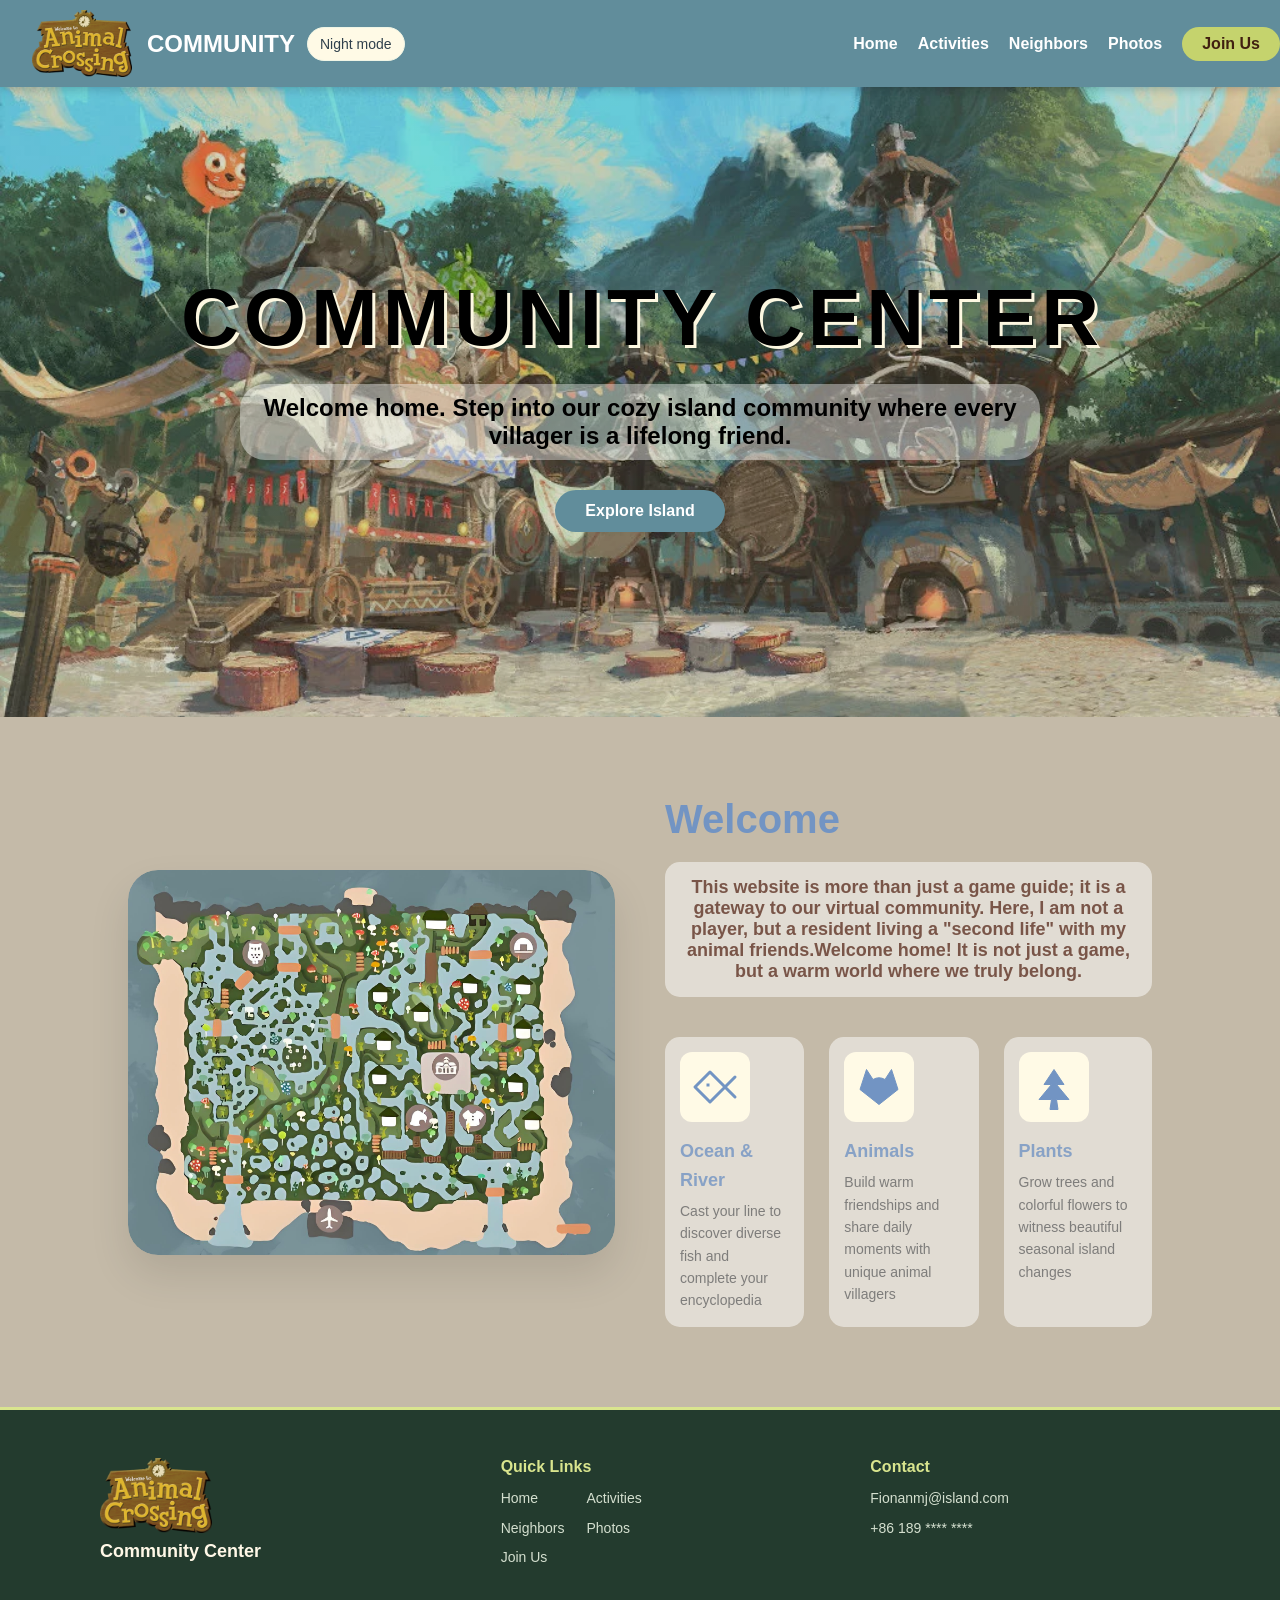
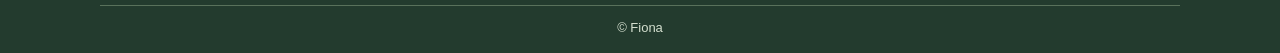
<file: nuo2/mapd.html>
<!DOCTYPE html>
<html lang="En">
<head>
    <meta charset="UTF-8">
    <meta name="viewport" content="width=device-width, initial-scale=1.0">
    <title>COMMUNITY CENTER</title>
   
    <style>
      
        * {
            box-sizing: border-box;
            margin: 0;
            padding: 0;
        }

        body {
            background-color: black;
            color: black;
            font-family: "Arial Rounded MT Bold", "Helvetica", sans-serif;
        }

        .nav-container {
    position: sticky; 
    top: 0;
    display: flex;
    justify-content: space-between;
    z-index: 1000;
    background-color: #618D9B; 
    box-shadow: 0 2px 10px rgba(0,0,0,0.2);
    width: 100%;
}


.top-bar {
    display: flex;
    justify-content: space-between; 
    align-items: center;
    padding: 10px 50px;
}


.nav-left {
    display: flex;       
    align-items: center; 
    gap: 15px;           
    font-size: 24px;     
    font-weight: bold;  
    color: white;
}

.logo {
    width: 100px;        
    height: auto;
}


.nav-links {
    display: flex;
    align-items: center;
}

.nav-links a {
    color: white;
    text-decoration: none;
    margin-left: 20px;
    font-weight: bold;
    transition: 0.3s;
}

.special-link {
    background-color: #C5D36D; 
    color: #402010 !important; 
    padding: 8px 20px;       
    border-radius: 25px;       
}


.mobile-top-bar {
    display: none; 
    cursor: pointer;
}

.bar {
    height: 4px;
    width: 30px;
    background-color: #FFD550; 
    margin: 5px 0;
    border-radius: 2px;
}
.column{
display: flex;
    flex-direction: column;
    align-items: center; 
    text-align: center;
}


@media screen and (max-width: 768px) {
    .mobile-top-bar {
        display: block; 
    }

    .top-bar {
        padding: 10px 20px;
    }

           .nav-container {
    position: sticky; 
    top: 0;
    display: flex;

       flex-direction: column;
    justify-content: space-between;
    z-index: 1000;
    background-color: #618D9B;
    box-shadow: 0 2px 10px rgba(0,0,0,0.2);
    width: 100%;
}

    .nav-links {
        display: none; 
        flex-direction: column;
        width: 100%;
        background-color: #618D9B;
        border-top: 1px solid rgba(255, 255, 255, 0.1);
    }

 
    .nav-links.active {
        display: flex; 
    }

    .nav-links a {
        margin: 0;
        padding: 15px 0;
        width: 100%;
        text-align: center;
    }

    .special-link {
        width: 60%;
        margin: 10px auto !important;
    }
}

   
        .first {
            background-image: linear-gradient(rgba(0,0,0,0.15), rgba(0,0,0,0.15)), url('image/bc.png'); 
            background-size: cover;
            background-position: center;
            min-height: 70vh; 
            display: flex;
            flex-direction: column;
            justify-content: center;
            align-items: center;
            text-align: center;
            color: #fdf8e1;
        }

        h1 {
    font-size: 80px;
    margin: 0;
    letter-spacing: 5px;
    margin-right: -5px; 
    color: black; 
    text-shadow: 3px 3px 0px #fdf8e1; 
}

.subtitle {
    font-size: 24px;
    margin: 20px auto 0;
    padding: 10px 20px;
    background: rgba(255, 255, 255, 0.4); 
    border-radius: 25px;
    color: black;
    font-weight: bold;
    max-width: 800px;
    text-align: center;  
}

        .btn {
            display: inline-block;
            padding: 12px 30px;
            background-color: #618D9B;
            color: white;
            border-radius: 25px;
            margin-top: 30px;
            text-decoration: none;
            font-weight: bold;
            transition: 0.3s;
        }

        .btn:hover {
            background-color: #C5D36D;
            color: #402010;
            transform: scale(1.1);
        }

        
        @media screen and (max-width: 768px) {
            .mobile-top-bar {
                display: block; 
            }

            .top-bar {
                padding: 10px 20px;
            }

           
            .nav-links {
                display: none; 
                flex-direction: column;
                width: 100%;
                background-color: #618D9B;
                padding-bottom: 20px;
                border-top: 1px solid rgba(255, 255, 255, 0.1);
            }

           
            .nav-links.active {
                display: flex;
            }

            .nav-links a {
                margin: 0;
                padding: 15px 0;
                width: 100%;
                text-align: center;
                font-size: 18px;
            }

            .special-link {
                width: 60%;
                margin: 10px auto !important;
            }

            h1 { font-size: 36px; }
            .subtitle { font-size: 14px; width: 85%; }
        }

       
        .footer {
            background-color: #223a25;
            color: #fffae6;
            padding: 60px 8% 20px;
            text-align: center;
        }
        .grid {
            display: grid;
            grid-template-columns: repeat(auto-fit, minmax(200px, 1fr));
            gap: 40px;
            margin-bottom: 40px;
        }
        .footimg { height: 80px; margin-bottom: 20px; }
        .footer-links { list-style: none; }
        .footer-links li { margin: 10px 0; }
        .footer-links a { color: white; text-decoration: none; }



    .footer {
        background-color: #223a25;
        color: #fffae6;
        padding: 60px 8% 20px;
        font-family: sans-serif;
    }

    .grid {
        display: grid;
        grid-template-columns: repeat(4, 1fr);
        gap: 40px; 
        margin-bottom: 40px;
    }

  
    .column h3 {
        font-size: 18px;
        margin-bottom: 20px;
        color: #d2dc7b; 
     justify-content: center;
    }

.stay{
    justify-content: left;

}
  
    .footlogo {
        display: flex;
        align-items: center;
        margin-bottom: 15px;
    }
    
    .footimg {
        height: 100px;         
        width: auto;           
        display: block;
    }

    .text {
        font-size: 14px;
        line-height: 1.6;
        opacity: 0.8;
    }

    .footer-links {
        list-style: none;
        padding: 0;
        margin: 0;
    }

    .footer-links li {
        margin-bottom: 10px;
    }

    .footer-links a {
        color: #fffae6;
        text-decoration: none;
        font-size: 14px;
        transition: 0.3s;
    }


    .footer-links a:hover {
        color: #d2dc7b;
        padding-left: 5px; 
    }

   
    .contact-item {
        display: flex;
        align-items: center;
        justify-items:left;
        gap: 10px;
        margin-bottom: 12px;
        font-size: 14px;
    }

    
    .footer-form {
        display: flex;
        flex-direction: column;
        gap: 10px;
    }

    .footer-form input {
        padding: 10px;
        border-radius: 8px;
        border: none;
        background: rgba(255, 255, 255, 0.9);
        outline: none; 
    }

    .mini-submit {
        background-color: #d2dc7b;
        color: #795548;
        border: none;
        padding: 10px;
        border-radius: 8px;
        font-weight: bold;
        cursor: pointer;
        transition: 0.3s;
    }

    .mini-submit:hover {
        background-color: #fffae6;
    }

    .footer-bottom {
        text-align: center;
        border-top: 1px solid rgba(255, 255, 255, 0.1);
        padding-top: 20px;
        font-size: 12px;
        opacity: 0.6;
    }

   
    @media screen and (max-width: 768px) {
        .footer {
            padding: 40px 5% 20px; 
        }
        
        .grid {
            grid-template-columns: 1fr; 
            gap: 30px; 
            text-align: center; 
        }

        .footlogo {
            justify-content: center; 
            margin-right: 0; 
        }

        .contact-item {
            justify-content: center; 
        }

        .footer-links a:hover {
            padding-left: 0;
            transform: scale(1.05);
            display: inline-block;
        }

}
        /*mapcss*/



.container {
    display: flex;
    flex-direction: row;
    align-items: center;  
    gap: 50px;           
    padding: 80px 10%;
    background-color: #c4baa8; 
}



.image {
    flex: 1;
    position: relative;
    overflow: hidden;
    border-radius: 30px;
    box-shadow: 0 20px 40px rgba(0,0,0,0.1);
}

.image img {
    display: block;
    width: 100%;
    height: auto;
}

.island-map-cursor {
    position: absolute;
    top: 0;
    left: 0;
    width: 20px;
    height: 20px;
    border: 2px solid white;
    border-radius: 50%;
    pointer-events: none;
}

.image.tracking-cursor {
    cursor: none;
}


.content {
    flex: 1;
    text-align: left;    
}

.content-header h2 {
    font-size: 40px;
    color: #7294c3;
    margin-bottom: 10px;
}

.content-header .subtitle {
    font-size: 18px;
    color: #795548;
    margin-bottom: 40px;
       background: rgba(255, 255, 255, 0.5); 
           padding: 15px;

    border-radius: 15px;
}


.features {
    display: flex;
    flex-direction: row; 
    gap: 25px;
}

.item {
     flex-direction: column;
    display: flex;

    align-items: flex-start;
    gap: 15px;
    padding: 15px;
    transition: 0.3s;
    border-radius: 15px;
       background: rgba(255, 255, 255, 0.5); 
}

.item:hover {
    background: rgba(255, 255, 255, 0.5); 
    transform: translatey(10px);          
}

.icon {
    background: #fffae6;
    padding: 10px;
    border-radius: 12px;
    display: flex;
    align-items: center;
    justify-content: center;
}

.text h4 {
    margin: 0;
    color: #7294c3;
    font-size: 18px;
}

.text p {
    margin: 5px 0 0;
    font-size: 14px;
    color: #666;
}


@media screen and (max-width: 768px) {
    

    .container {
        flex-direction: column !important; 
        padding: 30px 20px !important; 
        gap: 30px !important;
        align-items: flex-start !important; 
    }

    .image, .content {
        flex: none !important; 
        width: 100% !important; 
    }

    .content-header h2 {
        font-size: 28px !important; 
    }

    .content-header .subtitle {
        font-size: 16px !important; 
        margin-bottom: 20px !important;
    }

    .features {
        flex-direction: column !important; 
        width: 100% !important;
        gap: 15px !important; 
    }

    .item {
        width: 100% !important; 
        box-sizing: border-box !important; 
    }
}


@keyframes floatAnimation {
    0% { transform: translateY(0px); }
    50% { transform: translateY(-20px); } 
    100% { transform: translateY(0px); }
}

.image img {
    width: 100%;
    height: auto;
    border-radius: 30px;  
    box-shadow: 0 20px 40px rgba(0,0,0,0.1);
    animation: floatAnimation 3s ease-in-out infinite;
    cursor: pointer;
}

.image img.paused {
    animation-play-state: paused;
}

.image img:hover {
    box-shadow: 0 25px 50px rgba(0,0,0,0.2); 
}

    </style>
    <link rel="stylesheet" href="theme.css">
    <script src="theme.js" defer></script>
</head>
<body>
<nav class="nav-container">
    <div class="top-bar">
        <div class="nav-left">
            <img src="image/amlogo.png" alt="logo" class="logo"> 
            <span>COMMUNITY</span>
        </div>

        <button class="theme-toggle" type="button" hidden>Night mode</button>

        <button class="mobile-top-bar" id="burger-btn" type="button"
                aria-label="Main menu" aria-controls="nav-list" aria-expanded="false">
            <span class="bar" aria-hidden="true"></span>
            <span class="bar" aria-hidden="true"></span>
            <span class="bar" aria-hidden="true"></span>
        </button>
    </div>

     <div class="nav-links" id="nav-list">
        <a href="index.html">Home</a>
        <a href="actd.html">Activities</a>
        <a href="ani.html">Neighbors</a>
        <a href="photo.html">Photos</a>
        <a href="survey.html" class="special-link" >Join Us</a>
    </div>
</nav>

<header class="first">
    <div class="hero-content">
        <h1>COMMUNITY CENTER</h1> 
        <p class="subtitle">Welcome home. Step into our cozy island community where every villager is a lifelong friend.</p> 
         <a href="mapd.html" class="btn">Explore Island</a> 
    </div>
</header>



<section class="container">
    <div class="image" id="island-map">
        <img src="image/island.png" alt="Island map">
        <span class="island-map-cursor" id="island-map-cursor" aria-hidden="true" hidden></span>
    </div>

    <div class="content">
        <div class="content-header">
            <h2>Welcome </h2>
            <p class="subtitle">This website is more than just a game guide; it is a gateway to our virtual community. Here, I am not a player, but a resident living a "second life" with my animal friends.Welcome home! It is not just a game, but a warm world where we truly belong.</p>
        </div>

        <div class="features">
            <div class="item">
                <div class="icon">
<svg xmlns="http://www.w3.org/2000/svg" viewBox="0 0 100 100" width="50" height="50">
  <polyline points="90,30 70,50 90,70 70,50 40,80 10,50 40,20 70,50" 
            fill="none" 
            stroke="#7294c3" 
            stroke-width="6" 
            stroke-linejoin="round" 
            stroke-linecap="round"/>
  <polygon points="33,43 39,43 39,49 33,49" fill="#7294c3" />
</svg>
 </div>

                <div class="text">
                    <h4>Ocean & River</h4>
                    <p>Cast your line to discover diverse fish and complete your encyclopedia</p>
                </div>
            </div>


            <div class="item">
                <div class="icon">
              <svg xmlns="http://www.w3.org/2000/svg" viewBox="0 0 100 100" width="50" height="50">
  
  
  <path d="M 12,55 
           L 50,85 
           L 88,55 
           L 75,15 
           L 62,35 
           Q 50,28 38,35 
           L 25,15 
           Z" 
        fill="#7294c3" 
        stroke="#7294c3" 
        stroke-width="2" 
        stroke-linejoin="round" />
</svg>

                </div>
                <div class="text">
                    <h4>Animals</h4>
                    <p>Build warm friendships and share daily moments with unique animal villagers</p>
                </div>
            </div>

            <div class="item">
                <div class="icon">
                  <svg xmlns="http://www.w3.org/2000/svg" viewBox="0 0 100 100" width="50" height="50">
 
  
  <polygon points="
    50,15 
    70,45 
    55,45 
    80,75 
    55,75 
    58,95 
    42,95 
    45,75 
    20,75 
    45,45 
    30,45" 
    fill="#7294c3" 
    stroke="#7294c3" 
    stroke-width="2" 
    stroke-linejoin="round" />
</svg>

                </div>
                <div class="text">
             <h4>Plants</h4>
                    <p>Grow trees and colorful flowers to witness beautiful seasonal island changes</p>
                </div>
            </div>
        </div>
    </div>
</section>



<footer class="site-footer">
    <div class="site-footer-content">
        <a class="site-footer-brand" href="index.html">
            <img src="image/amlogo.png" alt="" width="300" height="202">
            <span>Community Center</span>
        </a>

        <nav aria-label="Footer navigation">
            <h2>Quick Links</h2>
            <ul class="site-footer-links">
                <li><a href="index.html">Home</a></li>
                <li><a href="actd.html">Activities</a></li>
                <li><a href="ani.html">Neighbors</a></li>
                <li><a href="photo.html">Photos</a></li>
                <li><a href="survey.html">Join Us</a></li>
            </ul>
        </nav>

        <div class="site-footer-contact">
            <h2>Contact</h2>
            <ul>
                <li>Fionanmj@island.com</li>
                <li>+86 189 **** ****</li>
            </ul>
        </div>
    </div>
    <div class="site-footer-bottom">&copy; Fiona</div>
</footer>


<script>
    const burgerBtn = document.getElementById('burger-btn');
    const navList = document.getElementById('nav-list');
    
    if (burgerBtn) {
        burgerBtn.onclick = function() {
            navList.classList.toggle('active');
            const isExpanded = burgerBtn.getAttribute('aria-expanded') === 'true';
            burgerBtn.setAttribute('aria-expanded', !isExpanded);
        };
    }

    document.addEventListener('DOMContentLoaded', () => {
        const currentPage = window.location.pathname.split('/').pop() || 'index.html';
        const navLinks = document.querySelectorAll('.nav-links a');
        
        navLinks.forEach(link => {
            const linkPage = new URL(link.href).pathname.split('/').pop();
            if (linkPage === currentPage) {
                link.style.color = '#C5D36D'; 
                if (!link.classList.contains('special-link')) {
                    link.style.borderBottom = '2px solid #C5D36D';
                }
            }
        });
    });
    const islandMap = document.getElementById('island-map');
    const mapCursor = document.getElementById('island-map-cursor');

    islandMap.addEventListener('pointermove', function(event) {
        if (event.pointerType !== 'mouse') return;

        const mapBounds = islandMap.getBoundingClientRect();
        const x = event.clientX - mapBounds.left;
        const y = event.clientY - mapBounds.top;
        mapCursor.style.transform = 'translate(' + x + 'px, ' + y + 'px) translate(-50%, -50%)';
        mapCursor.hidden = false;
        islandMap.classList.add('tracking-cursor');
    });

    function hideMapCursor() {
        mapCursor.hidden = true;
        islandMap.classList.remove('tracking-cursor');
    }

    islandMap.addEventListener('pointerleave', hideMapCursor);
    islandMap.addEventListener('pointercancel', hideMapCursor);
</script>
</body>
</html>
</file>
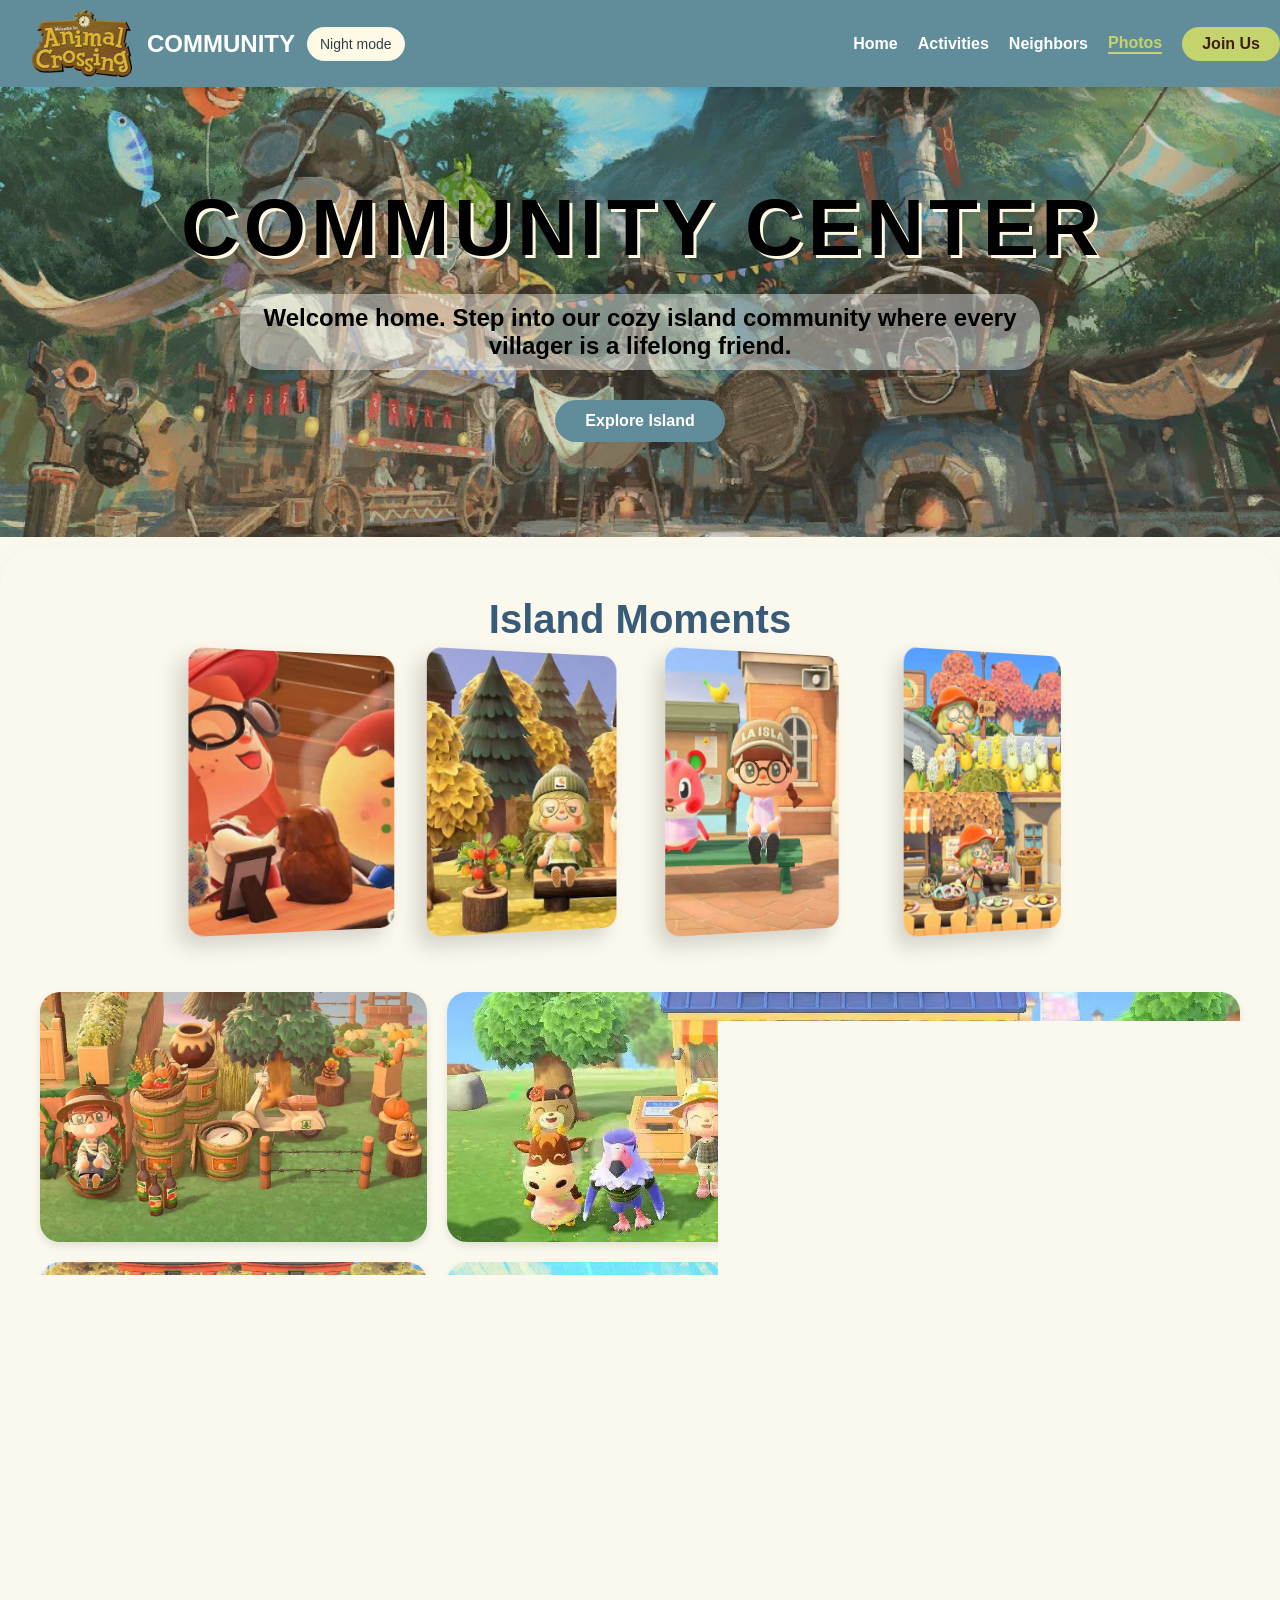
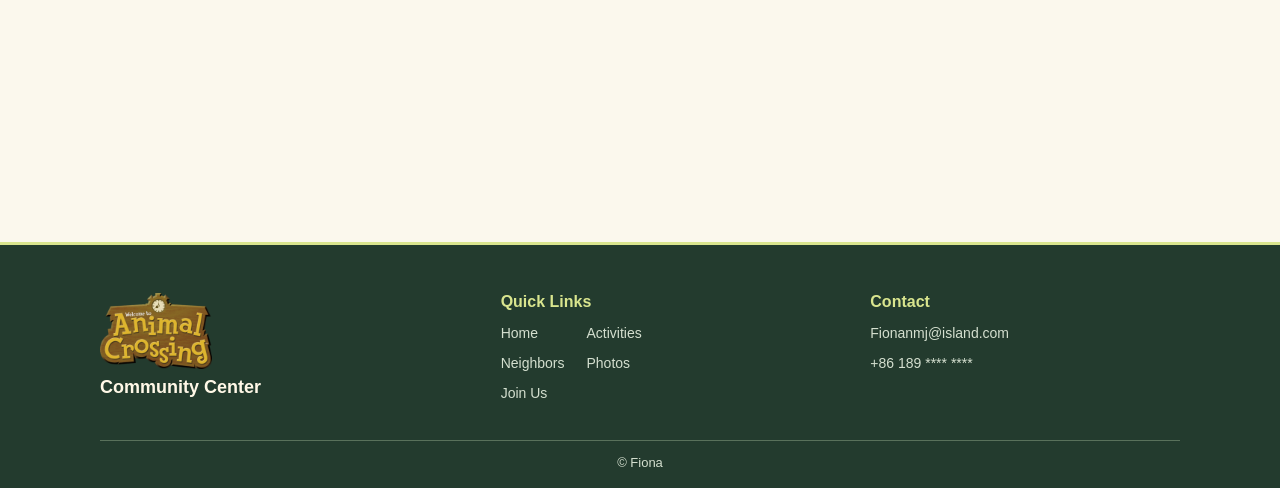
<file: nuo2/photo.html>
<!DOCTYPE html>
<html lang="En">
<head>
    <meta charset="UTF-8">
    <meta name="viewport" content="width=device-width, initial-scale=1.0">
    <title>COMMUNITY CENTER</title>
   
    <style>

        * {
            box-sizing: border-box;
            margin: 0;
            padding: 0;
        }

        body {
            background-color: black;
            color: black;
            font-family: "Arial Rounded MT Bold", "Helvetica", sans-serif;
        }

 .nav-container {
    position: sticky; 
    top: 0;
    display: flex;
    justify-content: space-between;
    z-index: 1000;
    background-color: #618D9B; 
    box-shadow: 0 2px 10px rgba(0,0,0,0.2);
    width: 100%;
}

.top-bar {
    display: flex;
    justify-content: space-between; 
    align-items: center;
    padding: 10px 50px;
}


.nav-left {
    display: flex;       
    align-items: center; 
    gap: 15px;           
    font-size: 24px;     
    font-weight: bold;  
    color: white;
}

.logo {
    width: 100px;        
    height: auto;
}

.nav-links {
    display: flex;
    align-items: center;
}

.nav-links a {
    color: white;
    text-decoration: none;
    margin-left: 20px;
    font-weight: bold;
    transition: 0.3s;
}

.special-link {
    background-color: #C5D36D;
    color: #402010 !important; 
    padding: 8px 20px;       
    border-radius: 25px;       
}


.mobile-top-bar {
    display: none;
    cursor: pointer;
}

.bar {
    height: 4px;
    width: 30px;
    background-color: #FFD550; 
    margin: 5px 0;
    border-radius: 2px;
}
.column{
display: flex;
    flex-direction: column;
    align-items: center; 
    text-align: center;
}


@media screen and (max-width: 768px) {
    .mobile-top-bar {
        display: block; 
    }

    .top-bar {
        padding: 10px 20px;
    }

  
           .nav-container {
    position: sticky; 
    top: 0;
    display: flex;

       flex-direction: column;
    justify-content: space-between;
    z-index: 1000;
    background-color: #618D9B; 
    box-shadow: 0 2px 10px rgba(0,0,0,0.2);
    width: 100%;
}

    .nav-links {
        display: none; 
        flex-direction: column;
        width: 100%;
        background-color: #618D9B;
        border-top: 1px solid rgba(255, 255, 255, 0.1);
    }

    
    .nav-links.active {
        display: flex; 
    }

    .nav-links a {
        margin: 0;
        padding: 15px 0;
        width: 100%;
        text-align: center;
    }

    .special-link {
        width: 60%;
        margin: 10px auto !important;
    }
}

        .first {
            background-image: linear-gradient(rgba(0,0,0,0.15), rgba(0,0,0,0.15)), url('image/bc.png'); 
            background-size: cover;
            background-position: center;
            min-height: 50vh; 
            display: flex;
            flex-direction: column;
            justify-content: center;
            align-items: center;
            text-align: center;
            color: #fdf8e1;
        }

        h1 {
    font-size: 80px;
    margin: 0;
    letter-spacing: 5px;
    margin-right: -5px; 
    color: black; 
    text-shadow: 3px 3px 0px #fdf8e1; 
}

.subtitle {
    font-size: 24px;
    margin: 20px auto 0; 
    padding: 10px 20px;
    background: rgba(255, 255, 255, 0.4); 
    border-radius: 25px;
    color: black;
    font-weight: bold;
    max-width: 800px;
    text-align: center;  }

        .btn {
            display: inline-block;
            padding: 12px 30px;
            background-color: #618D9B;
            color: white;
            border-radius: 25px;
            margin-top: 30px;
            text-decoration: none;
            font-weight: bold;
            transition: 0.3s;
        }

        .btn:hover {
            background-color: #C5D36D;
            color: #402010;
            transform: scale(1.1);
        }

       
        @media screen and (max-width: 576px) {
            .mobile-top-bar {
                display: block; 
            }

            .top-bar {
                padding: 10px 20px;
            }

      
            .nav-links {
                display: none; 
                flex-direction: column;
                width: 100%;
                background-color: #618D9B;
                padding-bottom: 20px;
                border-top: 1px solid rgba(255, 255, 255, 0.1);
            }

           
            .nav-links.active {
                display: flex;
            }

            .nav-links a {
                margin: 0;
                padding: 15px 0;
                width: 100%;
                text-align: center;
                font-size: 18px;
            }

            .special-link {
                width: 60%;
                margin: 10px auto !important;
            }

            h1 { font-size: 36px; }
            .subtitle { font-size: 14px; width: 85%; }
        }

        .footer {
            background-color: #223a25;
            color: #fffae6;
            padding: 60px 8% 20px;
            text-align: center;
        }
        .grid {
            display: grid;
            grid-template-columns: repeat(auto-fit, minmax(200px, 1fr));
            gap: 40px;
            margin-bottom: 40px;
        }
        .footimg { height: 80px; margin-bottom: 20px; }
        .footer-links { list-style: none; }
        .footer-links li { margin: 10px 0; }
        .footer-links a { color: white; text-decoration: none; }



    .footer {
        background-color: #223a25;
        color: #fffae6;
        padding: 60px 8% 20px;
        font-family: sans-serif;
    }

    .grid {
        display: grid;
        grid-template-columns: repeat(4, 1fr);
        gap: 40px; 
        margin-bottom: 40px;
    }

  
    .column h3 {
        font-size: 18px;
        margin-bottom: 20px;
        color: #d2dc7b; 
     justify-content: center;
    }

.stay{
    justify-content: left;

}
  
    .footlogo {
        display: flex;
        align-items: center;
        margin-bottom: 15px;
    }
    
    .footimg {
        height: 100px;         
        width: auto;           
        display: block;
    }

    .text {
        font-size: 14px;
        line-height: 1.6;
        opacity: 0.8;
    }

    .footer-links {
        list-style: none;
        padding: 0;
        margin: 0;
    }

    .footer-links li {
        margin-bottom: 10px;
    }

    .footer-links a {
        color: #fffae6;
        text-decoration: none;
        font-size: 14px;
        transition: 0.3s;
    }


    .footer-links a:hover {
        color: #d2dc7b;
        padding-left: 5px; 
    }

   
    .contact-item {
        display: flex;
        align-items: center;
        justify-items:left;
        gap: 10px;
        margin-bottom: 12px;
        font-size: 14px;
    }

    
    .footer-form {
        display: flex;
        flex-direction: column;
        gap: 10px;
    }

    .footer-form input {
        padding: 10px;
        border-radius: 8px;
        border: none;
        background: rgba(255, 255, 255, 0.9);
        outline: none; 
    }

    .mini-submit {
        background-color: #d2dc7b;
        color: #795548;
        border: none;
        padding: 10px;
        border-radius: 8px;
        font-weight: bold;
        cursor: pointer;
        transition: 0.3s;
    }

    .mini-submit:hover {
        background-color: #fffae6;
    }

    .footer-bottom {
        text-align: center;
        border-top: 1px solid rgba(255, 255, 255, 0.1);
        padding-top: 20px;
        font-size: 12px;
        opacity: 0.6;
    }

   
    @media screen and (max-width: 768px) {
        .footer {
            padding: 40px 5% 20px; 
        }
        
        .grid {
            grid-template-columns: 1fr; 
            gap: 30px; 
            text-align: center; 
        }

        .footlogo {
            justify-content: center; 
            margin-right: 0; 
        }

        .contact-item {
            justify-content: center; 
        }

        .footer-links a:hover {
            padding-left: 0;
            transform: scale(1.05);
            display: inline-block;
        }

}

/*photocss*/
 @keyframes show {
            from { opacity: 0; transform: translateY(30px); }
            to { opacity: 1; transform: translateY(0); }
        }

      
       
        .moments-section {
         
  
            margin: 10px auto; 
            padding: 50px 40px;
            border-radius: 40px; 
            box-shadow: 0 10px 30px rgba(0,0,0,0.05); 
            text-align: center;
            animation: show 2s ease-in forwards;
        }

        .moments-section h2 {
            color: #7294c3; 
            font-size: 40px;
            margin-top: 0;
            margin-bottom: 10px;
        }

        .moments-subtitle {
            color: #795548;
            font-size: 18px;
            margin-bottom: 50px;
            opacity: 0.8;
        }

        
        .perspective-showcase {
            display: flex;
            justify-content: center;
            gap: 30px; 
            perspective: 1200px; 
            margin-bottom: 60px; 
        }

        .tilted-photo {
            width: 200px;
            height: 280px;
            border-radius: 15px;
            overflow: hidden;
            box-shadow: -10px 10px 20px rgba(0, 0, 0, 0.15);
            cursor: pointer;
        
            transform: rotateY(25deg); 
  
            transition: all 0.5s ease; 
        }

        .tilted-photo img {
            width: 100%;
            height: 100%;
            object-fit: cover;
        }


        .tilted-photo:hover {
            transform: rotateY(0deg) scale(1.1) translateY(-10px); 
            box-shadow: 0 20px 40px rgba(0, 0, 0, 0.3); 
            z-index: 10; 
        }

      
        .photo-wall {
            display: grid;
            grid-template-columns: repeat(3, 1fr); 
            grid-auto-rows: 250px; 
            gap: 20px;
        }

        .photo-item {
            border-radius: 20px;
            overflow: hidden;
            box-shadow: 0 4px 8px rgba(0, 0, 0, 0.1);
        }

        .tilted-photo,
        .photo-item {
            display: block;
            min-width: 0;
            border: 0;
            padding: 0;
            background: transparent;
            cursor: zoom-in;
        }

        .tilted-photo:focus-visible,
        .photo-item:focus-visible,
        .photo-preview button:focus-visible {
            outline: 3px solid #7294c3;
            outline-offset: 3px;
        }

        .photo-preview {
            width: min(880px, calc(100% - 24px));
            max-height: calc(100% - 24px);
            margin: auto;
            padding: 0;
            border: 1px solid #618D9B;
            border-radius: 22px;
            background-color: #fbf8ed;
            color: #402f26;
            text-align: center;
        }

        .photo-preview::backdrop {
            background: rgba(13, 21, 30, 0.82);
        }

        .photo-preview-content {
            display: grid;
            gap: 14px;
            padding: clamp(12px, 3vw, 24px);
        }

        .photo-preview-top,
        .photo-preview-controls {
            display: flex;
            align-items: center;
            justify-content: space-between;
            gap: 10px;
        }

        .photo-preview-top {
            justify-content: flex-end;
        }

        .photo-preview img {
            display: block;
            width: 100%;
            max-height: 66vh;
            object-fit: contain;
            border-radius: 12px;
            background-color: #223041;
        }

        .photo-preview button {
            padding: 9px 12px;
            border: 1px solid #618D9B;
            border-radius: 14px;
            background: #f0f5e5;
            color: #402f26;
            font: inherit;
            cursor: pointer;
        }

        .night-mode .photo-preview {
            background-color: var(--night-surface);
            color: var(--night-text);
        }

        .night-mode .photo-preview button {
            background: var(--night-panel);
            color: var(--night-text);
        }

        body.photo-preview-open {
            overflow: hidden;
        }

        .photo-item img {
            width: 100%;
            height: 100%;
            object-fit: cover;
            transition: transform 0.4s ease; 
        }

       
        .photo-item:hover img {
            transform: scale(1.15);
        }

        .highlight {
            grid-column: span 2; 
        }

        .super-highlight {
            grid-column: span 2; 
            grid-row: span 2;    
        }
      

@media (max-width: 900px) {
    .moments-section {
        padding: 30px 20px;
    }
    

    .perspective-showcase {
        flex-wrap: wrap; 
        gap: 25px;
    }

   
    .photo-wall {
        grid-template-columns: repeat(2, 1fr);
        grid-auto-rows: 200px; 
    }
}


@media (max-width: 600px) {
    .moments-section {
        margin: 20px 10px;
        padding: 20px 15px;
        border-radius: 20px;
    }

    .moments-section h2 {
        font-size: 30px;
    }

    .moments-subtitle {
        font-size: 14px;
        margin-bottom: 30px;
    }

    .perspective-showcase {
        gap: 15px;
        margin-bottom: 40px;
    }

    .tilted-photo {
        width: 45%; 
        height: 180px;
        transform: none; 
                box-shadow: 0 5px 15px rgba(0, 0, 0, 0.1); 
    }

    .tilted-photo:hover, .tilted-photo:active {
        transform: scale(1.03); 
        box-shadow: 0 10px 20px rgba(0, 0, 0, 0.15); 
    }

    .photo-wall {
        grid-template-columns: 1fr;
        grid-auto-rows: 250px;
        gap: 15px;
    }

    .highlight, .super-highlight {
        grid-column: span 1; 
    }
    
    .super-highlight {
        grid-row: span 1; 
    }
}

      

    </style>
    <link rel="stylesheet" href="theme.css">
    <script src="theme.js" defer></script>
</head>
<body>
<nav class="nav-container">
    <div class="top-bar">
        <div class="nav-left">
            <img src="image/amlogo.png" alt="logo" class="logo"> 
            <span>COMMUNITY</span>
        </div>

        <button class="theme-toggle" type="button" hidden>Night mode</button>

        <button class="mobile-top-bar" id="burger-btn" type="button"
                aria-label="Main menu" aria-controls="nav-list" aria-expanded="false">
            <span class="bar" aria-hidden="true"></span>
            <span class="bar" aria-hidden="true"></span>
            <span class="bar" aria-hidden="true"></span>
        </button>
    </div>

  <div class="nav-links" id="nav-list">
        <a href="index.html">Home</a>
        <a href="actd.html">Activities</a>
        <a href="ani.html">Neighbors</a>
        <a href="photo.html">Photos</a>
        <a href="survey.html" class="special-link" >Join Us</a>
    </div>
</nav>

<header class="first">
    <div class="hero-content">
        <h1>COMMUNITY CENTER</h1> 
        <p class="subtitle">Welcome home. Step into our cozy island community where every villager is a lifelong friend.</p> 
 <a href="mapd.html" class="btn">Explore Island</a> 
     </div>
</header>


<section class="moments-section">
        
        <h2>Island Moments</h2>
       

        <div class="perspective-showcase">
            <button class="tilted-photo" type="button" aria-haspopup="dialog">
                <img src="image/5.jpg" alt="1">
            </button>
            <button class="tilted-photo" type="button" aria-haspopup="dialog">
                <img src="image/6.jpg" alt="2">
            </button>
            <button class="tilted-photo" type="button" aria-haspopup="dialog">
                <img src="image/7.jpg" alt="3">
            </button>
            <button class="tilted-photo" type="button" aria-haspopup="dialog">
                <img src="image/8.jpg" alt="4">
            </button>
        </div>

        <div class="photo-wall">
            
            <button class="photo-item" type="button" aria-haspopup="dialog">
                <img src="image/1.jpg" alt="1">
            </button>

            <button class="photo-item highlight" type="button" aria-haspopup="dialog">
                <img src="image/2.jpg" alt="5">
            </button>

            <button class="photo-item" type="button" aria-haspopup="dialog">
                <img src="image/3.jpg" alt="6">
            </button>

            <button class="photo-item super-highlight" type="button" aria-haspopup="dialog">
                <img src="image/bc.png" alt="7">
            </button>

            <button class="photo-item" type="button" aria-haspopup="dialog">
                <img src="image/4.jpg" alt="8">
            </button>
            
        

        </div>

    </section>

<dialog id="photo-preview" class="photo-preview" aria-label="Photo preview">
    <div class="photo-preview-content">
        <div class="photo-preview-top">
            <button id="close-photo-preview" type="button" autofocus>Close</button>
        </div>
        <img id="preview-photo" alt="">
        <div class="photo-preview-controls">
            <button id="previous-photo" type="button">Previous</button>
            <p id="preview-photo-caption" aria-live="polite"></p>
            <button id="next-photo" type="button">Next</button>
        </div>
    </div>
</dialog>

<footer class="site-footer">
    <div class="site-footer-content">
        <a class="site-footer-brand" href="index.html">
            <img src="image/amlogo.png" alt="" width="300" height="202">
            <span>Community Center</span>
        </a>

        <nav aria-label="Footer navigation">
            <h2>Quick Links</h2>
            <ul class="site-footer-links">
                <li><a href="index.html">Home</a></li>
                <li><a href="actd.html">Activities</a></li>
                <li><a href="ani.html">Neighbors</a></li>
                <li><a href="photo.html">Photos</a></li>
                <li><a href="survey.html">Join Us</a></li>
            </ul>
        </nav>

        <div class="site-footer-contact">
            <h2>Contact</h2>
            <ul>
                <li>Fionanmj@island.com</li>
                <li>+86 189 **** ****</li>
            </ul>
        </div>
    </div>
    <div class="site-footer-bottom">&copy; Fiona</div>
</footer>
<script>
    const burgerBtn = document.getElementById('burger-btn');
    const navList = document.getElementById('nav-list');
    
    if (burgerBtn) {
        burgerBtn.onclick = function() {
            navList.classList.toggle('active');
            const isExpanded = burgerBtn.getAttribute('aria-expanded') === 'true';
            burgerBtn.setAttribute('aria-expanded', !isExpanded);
        };
    }

    document.addEventListener('DOMContentLoaded', () => {
        const currentPage = window.location.pathname.split('/').pop() || 'index.html';
        const navLinks = document.querySelectorAll('.nav-links a');
        
        navLinks.forEach(link => {
            const linkPage = new URL(link.href).pathname.split('/').pop();
            if (linkPage === currentPage) {
                link.style.color = '#C5D36D'; 
                if (!link.classList.contains('special-link')) {
                    link.style.borderBottom = '2px solid #C5D36D';
                }
            }
        });
    });

    const photoButtons = document.querySelectorAll('.moments-section button[aria-haspopup="dialog"]');
    const photoPreview = document.getElementById('photo-preview');
    const previewPhoto = document.getElementById('preview-photo');
    const previewCaption = document.getElementById('preview-photo-caption');
    let currentPhotoIndex = 0;
    let photoOpener;

    function showPhoto(index) {
        currentPhotoIndex = (index + photoButtons.length) % photoButtons.length;
        const thumbnail = photoButtons[currentPhotoIndex].querySelector('img');
        const description = thumbnail.alt.trim();
        previewPhoto.src = thumbnail.currentSrc || thumbnail.src;
        const caption = description && !/^\d+$/.test(description) ? description : 'Island moment';
        previewPhoto.alt = caption;
        previewCaption.textContent = caption + ' · ' + (currentPhotoIndex + 1) + ' / ' + photoButtons.length;
    }

    photoButtons.forEach(function(button, index) {
        button.setAttribute('aria-label', 'Preview island photo ' + (index + 1));
        button.addEventListener('click', function() {
            photoOpener = button;
            showPhoto(index);
            photoPreview.showModal();
            document.body.classList.add('photo-preview-open');
        });
    });

    document.getElementById('previous-photo').addEventListener('click', function() {
        showPhoto(currentPhotoIndex - 1);
    });

    document.getElementById('next-photo').addEventListener('click', function() {
        showPhoto(currentPhotoIndex + 1);
    });

    document.getElementById('close-photo-preview').addEventListener('click', function() {
        photoPreview.close();
    });

    photoPreview.addEventListener('click', function(event) {
        if (event.target === photoPreview) {
            photoPreview.close();
        }
    });

    photoPreview.addEventListener('keydown', function(event) {
        if (event.key === 'ArrowLeft') {
            event.preventDefault();
            showPhoto(currentPhotoIndex - 1);
        } else if (event.key === 'ArrowRight') {
            event.preventDefault();
            showPhoto(currentPhotoIndex + 1);
        }
    });

    photoPreview.addEventListener('close', function() {
        document.body.classList.remove('photo-preview-open');
        photoOpener.focus();
    });
</script>
</body>
</html>
</file>
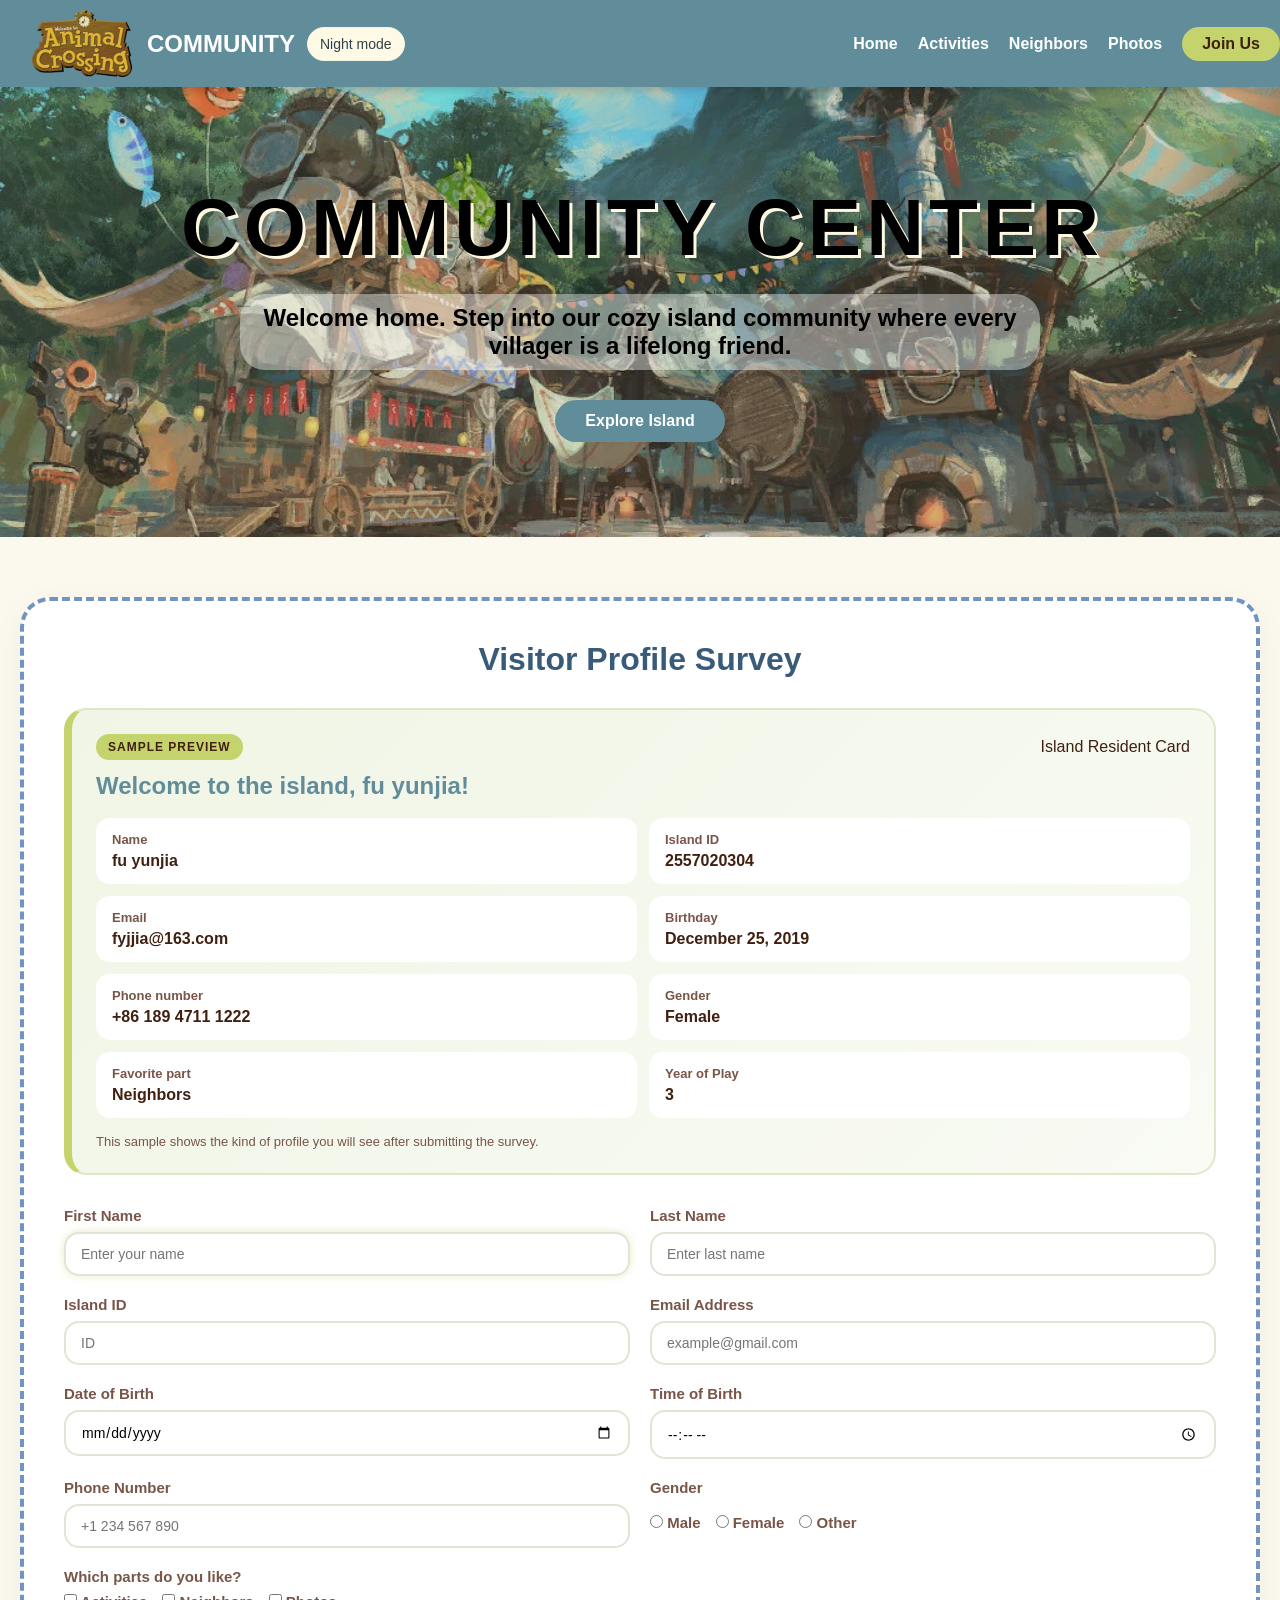
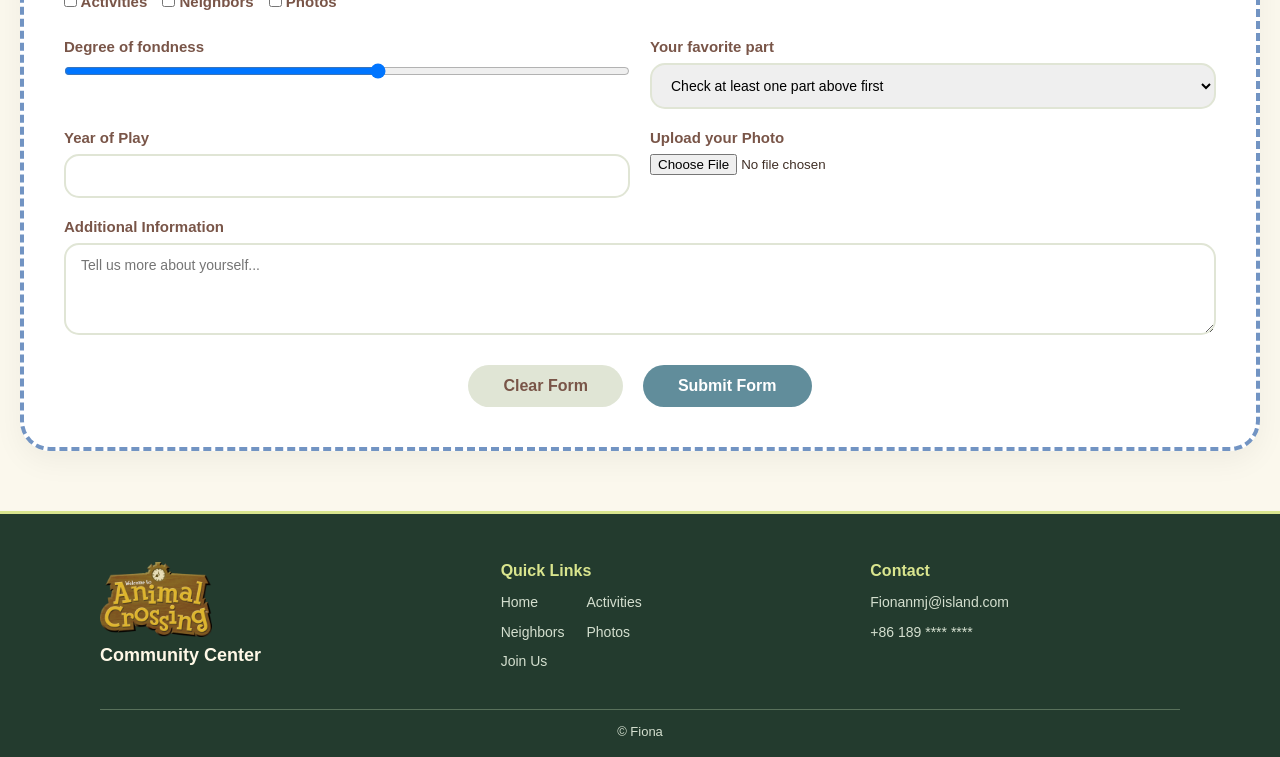
<file: nuo2/survey.html>
<!DOCTYPE html>
<html lang="En">
<head>
    <meta charset="UTF-8">
    <meta name="viewport" content="width=device-width, initial-scale=1.0">
    <title>COMMUNITY CENTER</title>
   
    <style>
        * {
            box-sizing: border-box;
            margin: 0;
            padding: 0;
        }

        body {
            background-color: black;
            color: black;
            font-family: "Arial Rounded MT Bold", "Helvetica", sans-serif;
        }

        .nav-container {
    position: sticky;
    top: 0;
    display: flex;
    justify-content: space-between;
    z-index: 1000;
    background-color: #618D9B;
    box-shadow: 0 2px 10px rgba(0,0,0,0.2);
    width: 100%;
}

.top-bar {
    display: flex;
    justify-content: space-between; 
    align-items: center;
    padding: 10px 50px;
}


.nav-left {
    display: flex;       
    align-items: center; 
    gap: 15px;           
    font-size: 24px;     
    font-weight: bold;  
    color: white;
}

.logo {
    width: 100px;        
    height: auto;
}

.nav-links {
    display: flex;
    align-items: center;
}

.nav-links a {
    color: white;
    text-decoration: none;
    margin-left: 20px;
    font-weight: bold;
    transition: 0.3s;
}

.special-link {
    background-color: #C5D36D; 
    color: #402010 !important; 
    padding: 8px 20px;       
    border-radius: 25px;       
}

.mobile-top-bar {
    display: none; 
    cursor: pointer;
}

.bar {
    height: 4px;
    width: 30px;
    background-color: #FFD550;
    margin: 5px 0;
    border-radius: 2px;
}
.column{
display: flex;
    flex-direction: column;
    align-items: center; 
    text-align: center;
}


@media screen and (max-width: 768px) {
    .mobile-top-bar {
        display: block; 
    }

    .top-bar {
        padding: 10px 20px;
    }

           .nav-container {
    position: sticky; 
    top: 0;
    display: flex;

       flex-direction: column;
    justify-content: space-between;
    z-index: 1000;
    background-color: #618D9B; 
    box-shadow: 0 2px 10px rgba(0,0,0,0.2);
    width: 100%;
}

    .nav-links {
        display: none; 
        flex-direction: column;
        width: 100%;
        background-color: #618D9B;
        border-top: 1px solid rgba(255, 255, 255, 0.1);
    }

    .nav-links.active {
        display: flex; 
    }

    .nav-links a {
        margin: 0;
        padding: 15px 0;
        width: 100%;
        text-align: center;
    }

    .special-link {
        width: 60%;
        margin: 10px auto !important;
    }
}

        .first {
            background-image: linear-gradient(rgba(0,0,0,0.15), rgba(0,0,0,0.15)), url('image/bc.png'); 
            background-size: cover;
            background-position: center;
            min-height: 50vh; 
            display: flex;
            flex-direction: column;
            justify-content: center;
            align-items: center;
            text-align: center;
            color: #fdf8e1;
        }

        h1 {
    font-size: 80px;
    margin: 0;
    letter-spacing: 5px;
    margin-right: -5px; 
    color: black; 
    text-shadow: 3px 3px 0px #fdf8e1; 
}

.subtitle {
    font-size: 24px;
    margin: 20px auto 0; 
    padding: 10px 20px;
    background: rgba(255, 255, 255, 0.4); 
    border-radius: 25px;
    color: black;
    font-weight: bold;
    max-width: 800px;
    text-align: center;  
}

        .btn {
            display: inline-block;
            padding: 12px 30px;
            background-color: #618D9B;
            color: white;
            border-radius: 25px;
            margin-top: 30px;
            text-decoration: none;
            font-weight: bold;
            transition: 0.3s;
        }

        .btn:hover {
            background-color: #C5D36D;
            color: #402010;
            transform: scale(1.1);
        }

        @media screen and (max-width: 768px) {
            .mobile-top-bar {
                display: block; 
            }

            .top-bar {
                padding: 10px 20px;
            }

            .nav-links {
                display: none; 
                flex-direction: column;
                width: 100%;
                background-color: #618D9B;
                padding-bottom: 20px;
                border-top: 1px solid rgba(255, 255, 255, 0.1);
            }

            .nav-links.active {
                display: flex;
            }

            .nav-links a {
                margin: 0;
                padding: 15px 0;
                width: 100%;
                text-align: center;
                font-size: 18px;
            }

            .special-link {
                width: 60%;
                margin: 10px auto !important;
            }

            h1 { font-size: 36px; }
            .subtitle { font-size: 14px; width: 85%; }
        }

        /* 页脚布局 */
        .footer {
            background-color: #223a25;
            color: #fffae6;
            padding: 60px 8% 20px;
            text-align: center;
        }
        .grid {
            display: grid;
            grid-template-columns: repeat(auto-fit, minmax(200px, 1fr));
            gap: 40px;
            margin-bottom: 40px;
        }
        .footimg { height: 80px; margin-bottom: 20px; }
        .footer-links { list-style: none; }
        .footer-links li { margin: 10px 0; }
        .footer-links a { color: white; text-decoration: none; }



    .footer {
        background-color: #223a25;
        color: #fffae6;
        padding: 60px 8% 20px;
        font-family: sans-serif;
    }

    .grid {
        display: grid;
        grid-template-columns: repeat(4, 1fr);
        gap: 40px; 
        margin-bottom: 40px;
    }

  
    .column h3 {
        font-size: 18px;
        margin-bottom: 20px;
        color: #d2dc7b; 
     justify-content: center;
    }

.stay{
    justify-content: left;

}
  
    .footlogo {
        display: flex;
        align-items: center;
        margin-bottom: 15px;
    }
    
    .footimg {
        height: 100px;         
        width: auto;           
        display: block;
    }

    .text {
        font-size: 14px;
        line-height: 1.6;
        opacity: 0.8;
    }

    .footer-links {
        list-style: none;
        padding: 0;
        margin: 0;
    }

    .footer-links li {
        margin-bottom: 10px;
    }

    .footer-links a {
        color: #fffae6;
        text-decoration: none;
        font-size: 14px;
        transition: 0.3s;
    }


    .footer-links a:hover {
        color: #d2dc7b;
        padding-left: 5px; 
    }

   
    .contact-item {
        display: flex;
        align-items: center;
        justify-items:left;
        gap: 10px;
        margin-bottom: 12px;
        font-size: 14px;
    }

    
    .footer-form {
        display: flex;
        flex-direction: column;
        gap: 10px;
    }

    .footer-form input {
        padding: 10px;
        border-radius: 8px;
        border: none;
        background: rgba(255, 255, 255, 0.9);
        outline: none; 
    }

    .mini-submit {
        background-color: #d2dc7b;
        color: #795548;
        border: none;
        padding: 10px;
        border-radius: 8px;
        font-weight: bold;
        cursor: pointer;
        transition: 0.3s;
    }

    .mini-submit:hover {
        background-color: #fffae6;
    }

    .footer-bottom {
        text-align: center;
        border-top: 1px solid rgba(255, 255, 255, 0.1);
        padding-top: 20px;
        font-size: 12px;
        opacity: 0.6;
    }

   
    @media screen and (max-width: 768px) {
        .footer {
            padding: 40px 5% 20px; 
        }
        
        .grid {
            grid-template-columns: 1fr; 
            gap: 30px; 
            text-align: center; 
        }

        .footlogo {
            justify-content: center; 
            margin-right: 0; 
        }

        .contact-item {
            justify-content: center; 
        }

        .footer-links a:hover {
            padding-left: 0;
            transform: scale(1.05);
            display: inline-block;
        }

}
      
      @keyframes show {
            from { opacity: 0; transform: translateY(30px); }
            to { opacity: 1; transform: translateY(0); }
        }

        .survey-section {
   
            padding: 60px 20px;
            display: flex;
            justify-content: center;
             animation: show 5s ease-in forwards;
        }

        .form-container {
            background-color: white;
            padding: 40px;
            border-radius: 30px;
            box-shadow: 0 10px 30px rgba(0,0,0,0.05);
   
            width: 100%;
            border: 4px dashed #7294c3; 
        }

        .form-container h2 {
            text-align: center;
            color: #7294c3; 
            font-size: 32px;
            margin-bottom: 30px;
        }

        .profile-preview {
            margin-bottom: 32px;
            padding: 24px;
            border: 2px solid #dce8c8;
            border-left: 8px solid #C5D36D;
            border-radius: 22px;
            background: linear-gradient(135deg, #f0f5e5, #f9fbf4);
            color: #402010;
        }

        .profile-preview-top {
            display: flex;
            justify-content: space-between;
            align-items: center;
            gap: 12px;
            margin-bottom: 12px;
        }

        .profile-preview-label {
            display: inline-block;
            padding: 6px 12px;
            border-radius: 20px;
            background-color: #C5D36D;
            color: #402010;
            font-size: 12px;
            font-weight: bold;
            letter-spacing: 1px;
        }

        .profile-preview h3 {
            margin: 0 0 18px;
            color: #618D9B;
            font-size: 24px;
        }

        .profile-preview-grid {
            display: grid;
            grid-template-columns: repeat(2, minmax(0, 1fr));
            gap: 12px;
        }

        .profile-preview-item {
            padding: 14px 16px;
            border-radius: 14px;
            background-color: white;
        }

        .profile-preview-item span {
            display: block;
            margin-bottom: 5px;
            color: #795548;
            font-size: 13px;
            font-weight: bold;
        }

        .profile-preview-item strong {
            color: #402010;
            overflow-wrap: anywhere;
        }

        .profile-preview-note {
            margin: 16px 0 0;
            color: #795548;
            font-size: 13px;
        }

        .form-row {
            display: flex;
            gap: 20px;
        }

        .form-group {
            margin-bottom: 20px;
            display: flex;
            flex-direction: column;
            flex: 1;
        }

        .form-group label,
        .form-group .form-label {
            font-weight: bold;
            margin-bottom: 8px;
            color: #795548; 
            font-size: 15px;
        }

        .form-group input:not([type="radio"]):not([type="checkbox"]):not([type="range"]):not([type="file"]),
        .form-group select,
        .form-group textarea {
            padding: 12px 15px;
            border: 2px solid #e0e5d5;
            border-radius: 15px;
            font-size: 14px;
            outline: none;
            transition: 0.3s;
            font-family: inherit;
        }

        .form-group input:focus,
        .form-group select:focus,
        .form-group textarea:focus {
            border-color: #C5D36D; 
            box-shadow: 0 0 8px rgba(197, 211, 109, 0.4);
        }

        .choice-group {
            display: flex;
            gap: 15px;
            flex-wrap: wrap;
            align-items: center;
            color: #795548;
            font-size: 14px;
        }

        .form-buttons {
            display: flex;
            justify-content: center;
            gap: 20px;
            margin-top: 30px;
        }

        .btn-submit, .btn-reset {
            padding: 12px 35px;
            border: none;
            border-radius: 25px;
            font-size: 16px;
            font-weight: bold;
            cursor: pointer;
            transition: 0.3s;
        }

        .btn-submit {
            background-color: #618D9B;
            color: white;
        }

        .btn-submit:hover {
            background-color: #C5D36D;
            color: #402010;
            transform: scale(1.05);
        }

        .btn-reset {
            background-color: #e0e5d5;
            color: #795548;
        }

        .btn-reset:hover {
            background-color: #d2dc7b;
            transform: scale(1.05);
        }

       
        @media screen and (max-width: 768px) {
            .form-row {
                flex-direction: column;
                gap: 0;
            }
            .form-container {
                padding: 25px 20px;
                border-radius: 20px;
            }
            .form-container h2 {
                font-size: 24px;
            }
            .profile-preview {
                padding: 18px 14px;
            }
            .profile-preview-grid {
                grid-template-columns: 1fr;
            }
            .profile-preview h3 {
                font-size: 20px;
            }
        }

    </style>
    <link rel="stylesheet" href="theme.css">
    <script src="theme.js" defer></script>
</head>
<body>
<nav class="nav-container">
    <div class="top-bar">
        <div class="nav-left">
            <img src="image/amlogo.png" alt="logo" class="logo"> 
            <span>COMMUNITY</span>
        </div>

        <button class="theme-toggle" type="button" hidden>Night mode</button>

        <!-- 这里加上了 aria-expanded="false" -->
        <button class="mobile-top-bar" id="burger-btn" type="button"
                aria-label="Main menu" aria-controls="nav-list" aria-expanded="false">
            <span class="bar" aria-hidden="true"></span>
            <span class="bar" aria-hidden="true"></span>
            <span class="bar" aria-hidden="true"></span>
        </button>
    </div>

       <div class="nav-links" id="nav-list">
        <a href="index.html">Home</a>
        <a href="actd.html">Activities</a>
        <a href="ani.html">Neighbors</a>
        <a href="photo.html">Photos</a>
        <a href="survey.html" class="special-link" >Join Us</a>
    </div>
</nav>

<header class="first">
    <div class="hero-content">
        <h1>COMMUNITY CENTER</h1> 
        <p class="subtitle">Welcome home. Step into our cozy island community where every villager is a lifelong friend.</p> 
               <a href="mapd.html" class="btn">Explore Island</a> 
    </div>
</header>


<section class="survey-section">
    <div class="form-container">
        <h2>Visitor Profile Survey</h2>
        <section class="profile-preview" aria-labelledby="profile-greeting">
            <div class="profile-preview-top">
                <span class="profile-preview-label" id="profile-label">SAMPLE PREVIEW</span>
                <span>Island Resident Card</span>
            </div>
            <h3 id="profile-greeting">Welcome to the island, fu yunjia!</h3>
            <div class="profile-preview-grid">
                <div class="profile-preview-item">
                    <span>Name</span>
                    <strong id="profile-name">fu yunjia</strong>
                </div>
                <div class="profile-preview-item">
                    <span>Island ID</span>
                    <strong id="profile-island-id">2557020304</strong>
                </div>
                <div class="profile-preview-item">
                    <span>Email</span>
                    <strong id="profile-email">fyjjia@163.com</strong>
                </div>
                <div class="profile-preview-item">
                    <span>Birthday</span>
                    <strong id="profile-birthday">December 25, 2019</strong>
                </div>
                <div class="profile-preview-item">
                    <span>Phone number</span>
                    <strong id="profile-phone">+86 189 4711 1222</strong>
                </div>
                <div class="profile-preview-item">
                    <span>Gender</span>
                    <strong id="profile-gender">Female</strong>
                </div>
                <div class="profile-preview-item">
                    <span>Favorite part</span>
                    <strong id="profile-favorite-part">Neighbors</strong>
                </div>
                <div class="profile-preview-item">
                    <span>Year of Play</span>
                    <strong id="profile-years">3</strong>
                </div>
            </div>
            <p class="profile-preview-note" id="profile-note">This sample shows the kind of profile you will see after submitting the survey.</p>
        </section>

 <form action="#" method="POST" id="joinForm">
            
            <div class="form-row">
                <div class="form-group">
                    <label for="first-name">First Name</label>
                    <input id="first-name" type="text" placeholder="Enter your name" required autofocus>
                </div>
                <div class="form-group">
                    <label for="last-name">Last Name</label>
                    <input id="last-name" type="text" placeholder="Enter last name" required>
                </div>
            </div>

            <div class="form-row">
                <div class="form-group">
                    <label for="island-id">Island ID</label>
                    <input id="island-id" type="password" placeholder="ID" required>
                </div>
                <div class="form-group">
                    <label for="email-address">Email Address</label>
                    <input id="email-address" type="email" placeholder="example@gmail.com">
                </div>
            </div>

            <div class="form-row">
                <div class="form-group">
                    <label for="date-of-birth">Date of Birth</label>
                    <input id="date-of-birth" type="date">
                </div>
                <div class="form-group">
                    <label for="time-of-birth">Time of Birth</label>
                    <input id="time-of-birth" type="time">
                </div>
            </div>

            <div class="form-row">
                <div class="form-group">
                    <label for="phone-number">Phone Number</label>
                    <input id="phone-number" type="tel" placeholder="+1 234 567 890">
                </div>
                <div class="form-group">
                    <span id="gender-label" class="form-label">Gender</span>
                    <div class="choice-group" role="group" aria-labelledby="gender-label"
                         style="padding-top: 10px;">
                        <label><input type="radio" name="Gender"> Male</label>
                        <label><input type="radio" name="Gender"> Female</label>
                        <label><input type="radio" name="Gender"> Other</label>
                    </div>
                </div>
            </div>

            <div class="form-group">
                <span id="liked-parts-label" class="form-label">Which parts do you like?</span>
                <div class="choice-group" role="group" aria-labelledby="liked-parts-label">
                    <label><input type="checkbox" name="likedParts" value="Activities"> Activities</label>
                    <label><input type="checkbox" name="likedParts" value="Neighbors"> Neighbors</label>
                    <label><input type="checkbox" name="likedParts" value="Photos"> Photos</label>
                </div>
            </div>

            <div class="form-row">
                <div class="form-group">
                    <label for="degree-of-fondness">Degree of fondness</label>
                    <input id="degree-of-fondness" type="range" min="1" max="10">
                </div>
                <div class="form-group">
                    <label for="favorite-part">Your favorite part</label>
                    <select id="favorite-part" name="favoritePart" required>
                        <option value="" disabled selected>Check at least one part above first</option>
                    </select>
                </div>
            </div>

            <div class="form-row">
                <div class="form-group">
                    <label for="year-of-play">Year of Play</label>
                    <input id="year-of-play" type="number" min="1" max="50">
                </div>
                <div class="form-group">
                    <label for="visitor-photo">Upload your Photo</label>
                    <input id="visitor-photo" type="file" accept="image/*">
                </div>
            </div>

            <div class="form-group">
                <label for="additional-information">Additional Information</label>
                <textarea id="additional-information" rows="4" placeholder="Tell us more about yourself..."></textarea>
            </div>

            <div class="form-buttons">
                <input type="reset" class="btn-reset" value="Clear Form">
                <!-- 注意这里：type 已经改成了 submit -->
                <input type="submit" class="btn-submit" value="Submit Form">
            </div>

        </form>
    </div>
</section>

<footer class="site-footer">
    <div class="site-footer-content">
        <a class="site-footer-brand" href="index.html">
            <img src="image/amlogo.png" alt="" width="300" height="202">
            <span>Community Center</span>
        </a>

        <nav aria-label="Footer navigation">
            <h2>Quick Links</h2>
            <ul class="site-footer-links">
                <li><a href="index.html">Home</a></li>
                <li><a href="actd.html">Activities</a></li>
                <li><a href="ani.html">Neighbors</a></li>
                <li><a href="photo.html">Photos</a></li>
                <li><a href="survey.html">Join Us</a></li>
            </ul>
        </nav>

        <div class="site-footer-contact">
            <h2>Contact</h2>
            <ul>
                <li>Fionanmj@island.com</li>
                <li>+86 189 **** ****</li>
            </ul>
        </div>
    </div>
    <div class="site-footer-bottom">&copy; Fiona</div>
</footer>


<script>
    const burgerBtn = document.getElementById('burger-btn');
    const navList = document.getElementById('nav-list');
    
    if (burgerBtn) {
        burgerBtn.onclick = function() {
            navList.classList.toggle('active');
            const isExpanded = burgerBtn.getAttribute('aria-expanded') === 'true';
            burgerBtn.setAttribute('aria-expanded', !isExpanded);
        };
    }

    document.addEventListener('DOMContentLoaded', () => {
        const currentPage = window.location.pathname.split('/').pop() || 'index.html';
        const navLinks = document.querySelectorAll('.nav-links a');
        
        navLinks.forEach(link => {
            const linkPage = new URL(link.href).pathname.split('/').pop();
            if (linkPage === currentPage) {
                link.style.color = '#C5D36D'; 
                if (!link.classList.contains('special-link')) {
                    link.style.borderBottom = '2px solid #C5D36D';
                }
            }
        });
    });

    // 表单验证逻辑
    const joinForm = document.getElementById('joinForm');
    const likedParts = Array.from(joinForm.elements.namedItem('likedParts'));
    const favoritePart = joinForm.elements.namedItem('favoritePart');

    function updateFavoriteParts() {
        const previousFavorite = favoritePart.value;
        const checkedParts = likedParts.filter(part => part.checked);
        const prompt = checkedParts.length ? 'Choose your favorite part' : 'Check at least one part above first';
        const placeholder = new Option(prompt, '', true, true);
        placeholder.disabled = true;
        favoritePart.replaceChildren(placeholder);

        for (const part of checkedParts) {
            favoritePart.add(new Option(part.value, part.value));
        }

        if (checkedParts.some(part => part.value === previousFavorite)) {
            favoritePart.value = previousFavorite;
        }
    }

    for (const part of likedParts) {
        part.addEventListener('change', updateFavoriteParts);
    }
    joinForm.addEventListener('reset', function() {
        window.setTimeout(updateFavoriteParts, 0);
    });
    window.addEventListener('pageshow', updateFavoriteParts);
    updateFavoriteParts();

    function renderProfile(visitorProfile) {
        document.getElementById('profile-label').textContent = visitorProfile.isSample
            ? 'SAMPLE PREVIEW'
            : 'YOUR PROFILE';
        document.getElementById('profile-greeting').textContent = visitorProfile.getGreeting();
        document.getElementById('profile-name').textContent = `${visitorProfile.firstName} ${visitorProfile.lastName}`;
        const islandId = visitorProfile.islandId;
        let displayedIslandId = islandId || 'Not provided';
        if (islandId && !visitorProfile.isSample) {
            displayedIslandId = `${'•'.repeat(Math.max(islandId.length - 2, 0))}${islandId.slice(-2)}`;
        }
        document.getElementById('profile-island-id').textContent = displayedIslandId;
        document.getElementById('profile-email').textContent = visitorProfile.email || 'Not provided';
        document.getElementById('profile-birthday').textContent = visitorProfile.birthday || 'Not provided';
        document.getElementById('profile-phone').textContent = visitorProfile.phone || 'Not provided';
        document.getElementById('profile-gender').textContent = visitorProfile.gender || 'Not provided';
        document.getElementById('profile-favorite-part').textContent = visitorProfile.favoritePart;
        document.getElementById('profile-years').textContent = visitorProfile.yearsOnIsland || 'Not specified';
        document.getElementById('profile-note').textContent = visitorProfile.isSample
            ? 'This sample shows the kind of profile you will see after submitting the survey.'
            : 'Your profile was created from the answers you submitted.';
    }

    const sampleProfile = {
        firstName: 'fu',
        lastName: 'yunjia',
        islandId: '2557020304',
        email: 'fyjjia@163.com',
        birthday: 'December 25, 2019',
        phone: '+86 189 4711 1222',
        gender: 'Female',
        favoritePart: 'Neighbors',
        yearsOnIsland: 3,
        isSample: true,
        getGreeting: function() {
            return `Welcome to the island, ${this.firstName} ${this.lastName}!`;
        }
    };

    renderProfile(sampleProfile);

    if (joinForm) {
        joinForm.addEventListener('submit', function(e) {
            e.preventDefault(); // 阻止默认提交
            
            // 获取输入框
            const firstName = joinForm.querySelector('input[placeholder="Enter your name"]');
            const lastName = joinForm.querySelector('input[placeholder="Enter last name"]');
            const email = joinForm.querySelector('input[type="email"]');
            const password = joinForm.querySelector('input[type="password"]');
            const birthday = joinForm.querySelector('input[type="date"]');
            const phone = joinForm.querySelector('input[type="tel"]');
            const selectedGender = joinForm.querySelector('input[name="Gender"]:checked');
            
            let isValid = true;
            let errorMessage = "";

            // 正则验证
            if (firstName.value.trim().length < 2) {
                errorMessage += "- First Name must be at least 2 characters.\n";
                isValid = false;
            }
            if (lastName.value.trim().length < 2) {
                errorMessage += "- Last Name must be at least 2 characters.\n";
                isValid = false;
            }
            if (!/^[^\s@]+@[^\s@]+\.[^\s@]+$/.test(email.value.trim())) {
                errorMessage += "- Please enter a valid email address.\n";
                isValid = false;
            }
            if (password.value.length < 6) {
                errorMessage += "- Island ID (Password) must be at least 6 characters.\n";
                isValid = false;
            }

            // 显示结果
            if (isValid) {
                const visitorProfile = {
                    firstName: firstName.value.trim(),
                    lastName: lastName.value.trim(),
                    islandId: password.value,
                    email: email.value.trim(),
                    birthday: birthday.value,
                    phone: phone.value.trim(),
                    gender: selectedGender ? selectedGender.parentElement.textContent.trim() : '',
                    favoritePart: favoritePart.value,
                    yearsOnIsland: joinForm.querySelector('input[type="number"]').value,
                    isSample: false,
                    getGreeting: function() {
                        return `Welcome to the island, ${this.firstName}!`;
                    }
                };

                renderProfile(visitorProfile);
                alert("Registration Successful! Welcome to the island community!");
                joinForm.reset();
            } else {
                alert("Please correct the following errors:\n" + errorMessage);
            }
        });
    }
</script>

</body>
</html>
</file>
<file: nuo2/theme.css>
:root {
    color-scheme: light;
}

body {
    background-color: #fbf8ed;
    color: #402f26;
}

:is(.villagers-section h2, .moments-section h2, .activities-section h2, .form-container h2, .tip) {
    color: #385b79;
}

.nav-container .top-bar {
    gap: 12px;
    padding-inline: clamp(12px, 2.5vw, 40px);
}

.theme-toggle {
    padding: 8px 12px;
    border: 1px solid #f0f5e5;
    border-radius: 18px;
    background: #fffae6;
    color: #30404c;
    font: inherit;
    font-size: 14px;
    white-space: nowrap;
    cursor: pointer;
}

.theme-toggle:focus-visible {
    outline: 2px solid #ffe981;
    outline-offset: 3px;
}

@media (max-width: 1050px) {
    .nav-container .nav-left {
        gap: 8px;
        font-size: 16px;
    }

    .nav-container .logo {
        width: clamp(42px, 8vw, 68px);
    }
}

@media (max-width: 380px) {
    .nav-container .top-bar {
        gap: 8px;
    }

    .nav-container .nav-left {
        font-size: 14px;
    }

    .theme-toggle {
        padding-inline: 8px;
        font-size: 12px;
    }
}

@media (min-width: 769px) and (max-width: 1050px) {
    .nav-container .nav-links a {
        margin-left: 10px;
        font-size: 14px;
    }
}

:root.night-mode {
    color-scheme: dark;
    --night-background: #141d29;
    --night-surface: #223041;
    --night-panel: #293949;
    --night-text: #f2eee2;
    --night-muted: #d8dfea;
    --night-heading: #b9d8f1;
    --night-border: #627c83;
}

.night-mode body {
    background: var(--night-background);
    color: var(--night-text);
}

.night-mode :is(.nav-container, .nav-links, .footer, .footer .grid) {
    background-color: #1c303d;
}

.night-mode .theme-toggle {
    background: #314755;
    color: var(--night-text);
    border-color: var(--night-border);
}

.night-mode .first {
    background-image: linear-gradient(rgba(14, 26, 46, 0.62), rgba(14, 26, 46, 0.62)), url('image/bc.png');
}

.night-mode .first h1 {
    color: #fff4cd;
    text-shadow: 2px 3px 0 #142332;
}

.night-mode :is(.first .subtitle, .content-header .subtitle, .features .item) {
    background: #263749;
    color: var(--night-text);
}

.night-mode :is(.birthday-picker, .villager-search, .villager-favorites, .villager-results #villager-search-status:not(:empty),
    .animal-card, .showcard-content, .month-filter, .grid-header, .grid-row, .form-container, .profile-preview, .container:has(.features)) {
    background: var(--night-surface);
    color: var(--night-text);
    border-color: var(--night-border);
}

.night-mode :is(.profile-preview-item, .info-row, .col-time) {
    background: var(--night-panel);
    color: var(--night-text);
}

.night-mode :is(.villagers-section h2, .moments-section h2, .activities-section h2, .form-container h2,
    .content-header h2, .text h4, .profile-preview h3, .showcard-name, .col-host, .col-date strong, .tip) {
    color: var(--night-heading);
}

.night-mode .activities-section h2 {
    background: var(--night-panel);
}

.night-mode :is(.animal-card figcaption, .villager-search-hint, .villager-favorites p, .filter-status,
    .filter-field, .col-date, .form-group label, .form-group .form-label, .choice-group, .profile-preview-item span,
    .profile-preview-item strong, .profile-preview-note, .moments-subtitle, .text p, .close-btn) {
    color: var(--night-muted);
}

.night-mode :is(.birthday-picker select, .villager-search input, .filter-field select, .form-group select,
    .form-group textarea, input[type="text"], input[type="email"], input[type="password"], input[type="tel"],
    input[type="date"], input[type="time"], input[type="number"]) {
    background: #192535;
    color: var(--night-text);
    border-color: var(--night-border);
}

.night-mode .villager-heart[aria-pressed="false"] {
    background: var(--night-panel);
    color: var(--night-text);
    border-color: var(--night-border);
}

/* Shared footer */
.site-footer {
    --footer-background: #233b2e;
    --footer-text: #fff8e7;
    --footer-muted: #d4dfcf;
    --footer-accent: #d9e58e;
    --footer-rule: #59715b;

    padding: clamp(26px, 5vw, 48px) clamp(20px, 6vw, 64px) 0;
    border-top: 3px solid var(--footer-accent);
    background: var(--footer-background);
    color: var(--footer-text);
}

.night-mode .site-footer {
    --footer-background: #1c303d;
    --footer-muted: #d7e1e8;
    --footer-rule: #4b6675;
}

.site-footer-content,
.site-footer-bottom {
    max-width: 1080px;
    margin-inline: auto;
}

.site-footer-content {
    display: grid;
    grid-template-columns: minmax(0, 1.1fr) minmax(0, 1fr) minmax(0, 1fr);
    align-items: start;
    gap: clamp(22px, 5vw, 60px);
    padding-bottom: clamp(24px, 4vw, 36px);
}

.site-footer a {
    color: inherit;
    text-decoration: none;
}

.site-footer a:hover {
    color: var(--footer-accent);
    text-decoration: underline;
    text-underline-offset: 4px;
}

.site-footer a:focus-visible {
    outline: 2px solid var(--footer-accent);
    outline-offset: 4px;
}

.site-footer-brand {
    justify-self: start;
    display: grid;
    justify-items: start;
    gap: 8px;
    font-size: 18px;
    font-weight: bold;
}

.site-footer-brand img {
    display: block;
    width: min(112px, 100%);
    height: auto;
}

.site-footer h2 {
    margin: 0 0 12px;
    color: var(--footer-accent);
    font-size: 16px;
}

.site-footer ul {
    margin: 0;
    padding: 0;
    list-style: none;
    color: var(--footer-muted);
    font-size: 14px;
    line-height: 1.55;
}

.site-footer-links {
    display: grid;
    grid-template-columns: repeat(2, minmax(0, max-content));
    gap: 8px 22px;
}

.site-footer-contact li + li {
    margin-top: 8px;
}

.site-footer-contact li {
    overflow-wrap: anywhere;
}

.site-footer-bottom {
    padding-block: 14px 18px;
    border-top: 1px solid var(--footer-rule);
    color: var(--footer-muted);
    font-size: 13px;
    text-align: center;
}

@media (max-width: 680px) {
    .site-footer-content {
        grid-template-columns: repeat(2, minmax(0, 1fr));
        gap: 24px 16px;
    }

    .site-footer-brand {
        grid-column: 1 / -1;
    }
}

@media (max-width: 420px) {
    .site-footer-links {
        grid-template-columns: 1fr;
    }
}


.mobile-top-bar {
    border: 0;
    padding: 0;
    background: transparent;
    cursor: pointer;
}

.mobile-top-bar .bar {
    display: block;
}

.mobile-top-bar:focus-visible {
    outline: 2px solid #fff;
    outline-offset: 3px;
}
</file>
